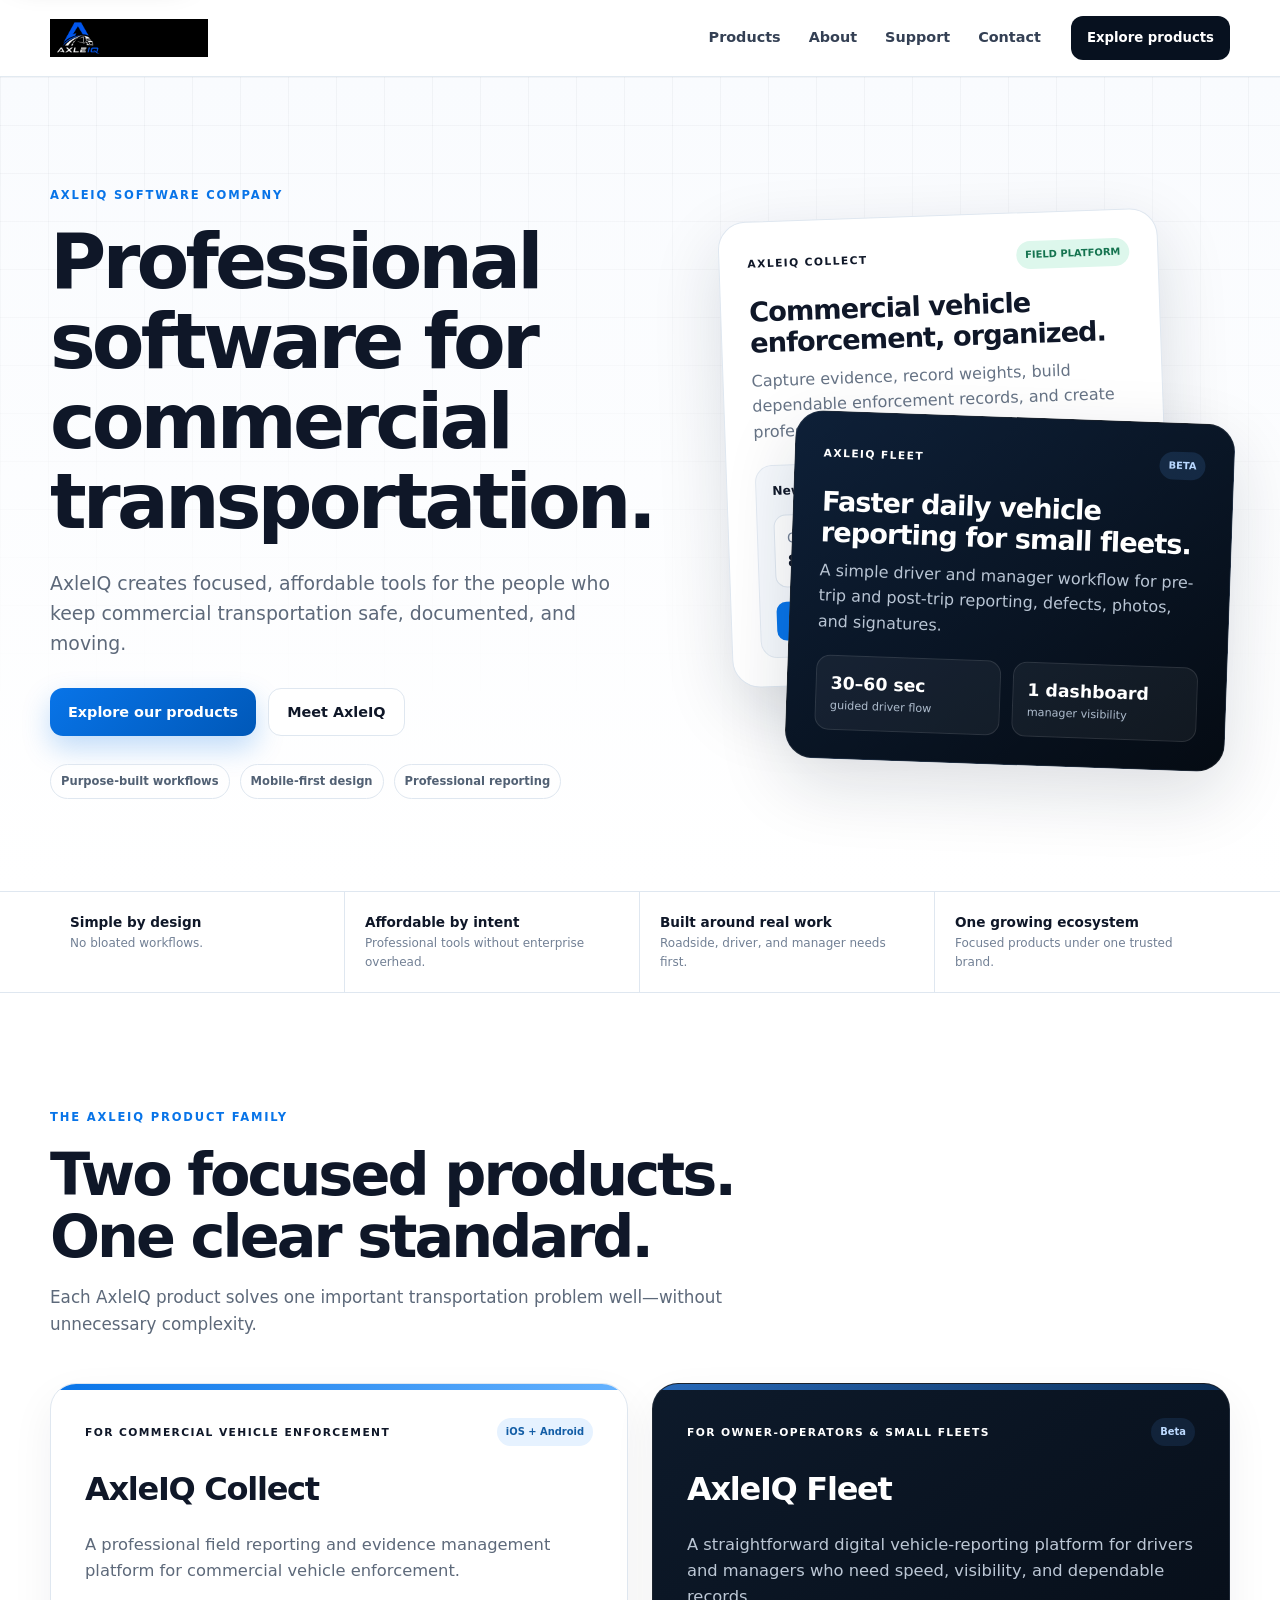
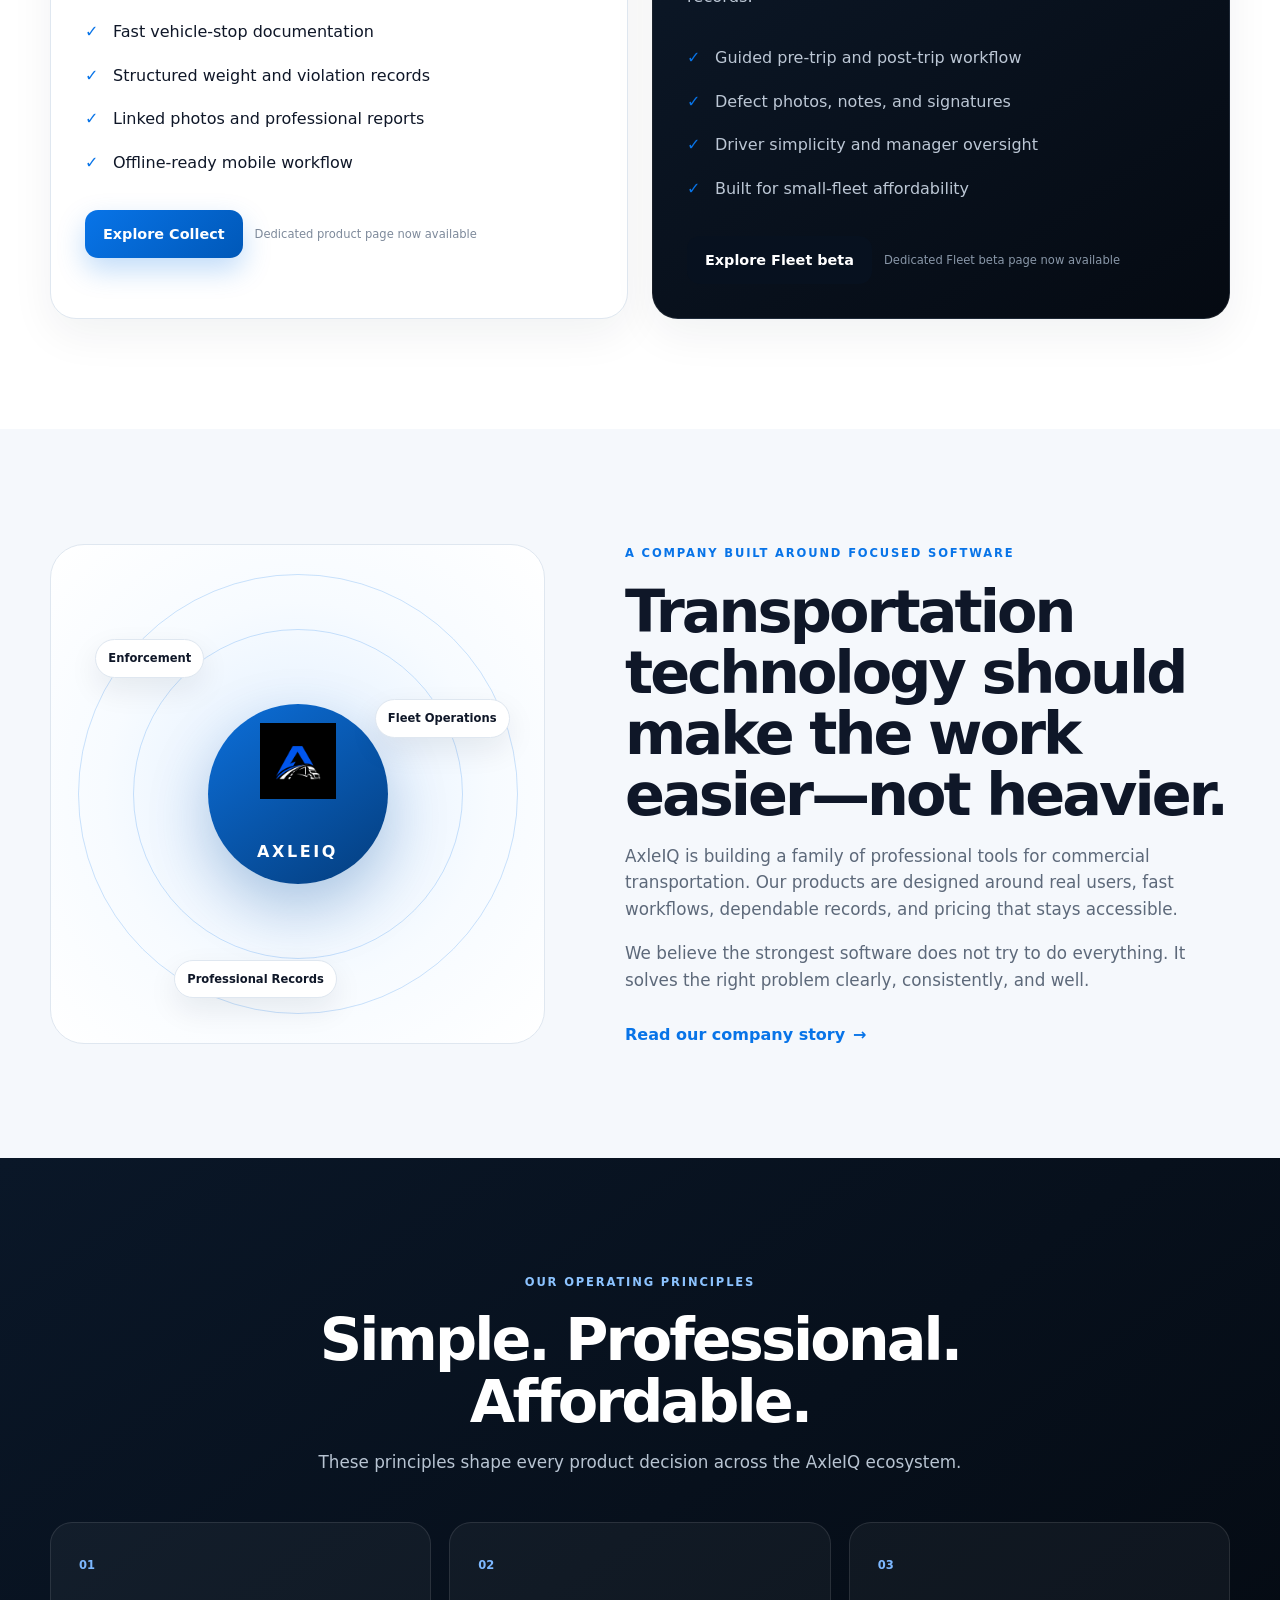
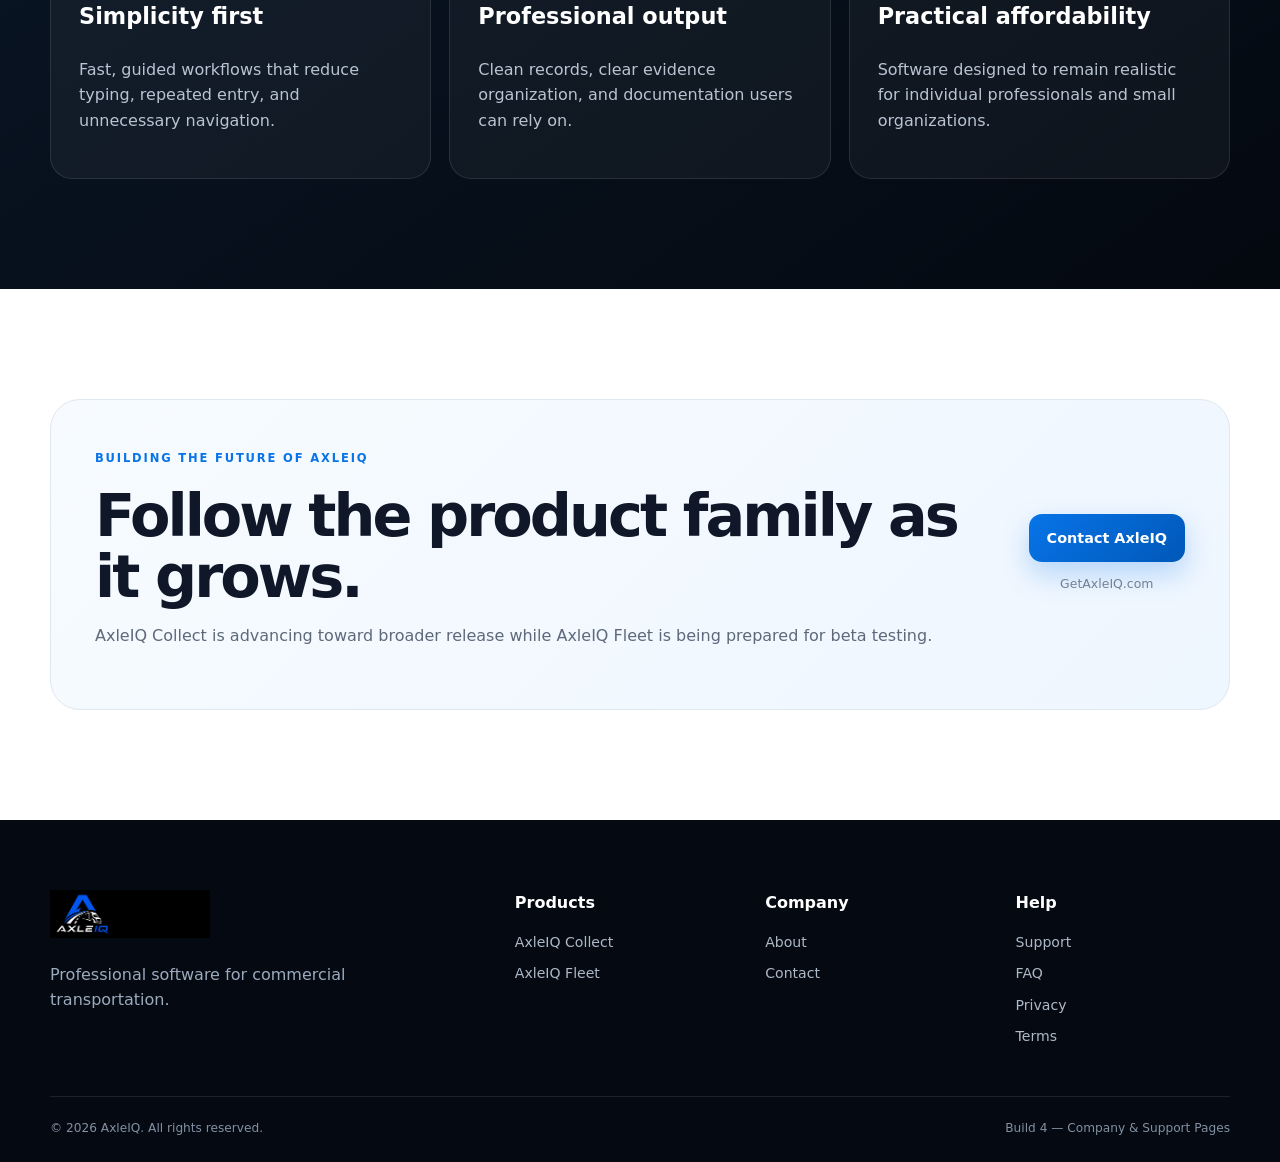
<file: index.html>
<!DOCTYPE html>

<html lang="en">
<head>
<meta charset="utf-8"/>
<meta content="width=device-width, initial-scale=1" name="viewport"/>
<meta content="AxleIQ builds simple, professional software for commercial transportation, including AxleIQ Collect and AxleIQ Fleet." name="description"/>
<meta content="#07111f" name="theme-color"/>
<meta content="AxleIQ | Professional software for commercial transportation" property="og:title"/>
<meta content="Purpose-built software for commercial vehicle enforcement and fleet operations." property="og:description"/>
<title>AxleIQ | Professional Software for Commercial Transportation</title>
<link href="assets/favicon.ico" rel="icon"/>
<link href="assets/axleiq-icon-180.png" rel="apple-touch-icon"/>
<link href="styles.css" rel="stylesheet"/>
<link href="https://getaxleiq.com/" rel="canonical"/><meta content="website" property="og:type"/><meta content="https://getaxleiq.com/" property="og:url"/><meta content="https://getaxleiq.com/assets/axleiq-icon-192.png" property="og:image"/><meta content="index,follow" name="robots"/><link href="site.webmanifest" rel="manifest"/></head>
<body><a class="skip-link" href="#main-content">Skip to content</a>
<header class="site-header">
<div class="container nav-wrap">
<a aria-label="AxleIQ home" class="brand" href="index.html">
<img alt="AxleIQ" src="assets/axleiq-logo-header-dark.png"/>
</a>
<nav aria-label="Primary navigation" class="desktop-nav">
<a href="#products">Products</a>
<a href="about/">About</a>
<a href="support/">Support</a>
<a href="contact/">Contact</a>
</nav>
<a class="nav-cta" href="#products">Explore products</a>
<button aria-controls="mobile-menu" aria-expanded="false" aria-label="Open navigation" class="menu-toggle">
<span></span><span></span><span></span>
</button>
</div>
<nav aria-label="Mobile navigation" class="mobile-menu" id="mobile-menu">
<a href="#products">Products</a>
<a href="about/">About</a>
<a href="support/">Support</a>
<a href="contact/">Contact</a>
</nav>
</header>
<main id="main-content">
<section class="hero">
<div aria-hidden="true" class="hero-grid-lines"></div>
<div class="container hero-layout">
<div class="hero-copy reveal">
<span class="eyebrow">AXLEIQ SOFTWARE COMPANY</span>
<h1>Professional software for commercial transportation.</h1>
<p class="hero-lead">AxleIQ creates focused, affordable tools for the people who keep commercial transportation safe, documented, and moving.</p>
<div class="hero-actions">
<a class="button primary" href="#products">Explore our products</a>
<a class="button secondary" href="about/">Meet AxleIQ</a>
</div>
<div class="hero-proof">
<span>Purpose-built workflows</span>
<span>Mobile-first design</span>
<span>Professional reporting</span>
</div>
</div>
<div aria-label="AxleIQ product family" class="hero-product-stack reveal delay-1">
<article class="product-preview collect-preview">
<div class="preview-topline">
<span class="preview-label">AXLEIQ COLLECT</span>
<span class="status-pill live">FIELD PLATFORM</span>
</div>
<h2>Commercial vehicle enforcement, organized.</h2>
<p>Capture evidence, record weights, build dependable enforcement records, and create professional reports.</p>
<div class="mini-ui">
<div class="mini-toolbar"><strong>New Vehicle Stop</strong><span>Saved</span></div>
<div class="mini-grid"><div><small>Gross Weight</small><strong>82,460 lb</strong></div><div><small>Photos</small><strong>4 linked</strong></div></div>
<div class="mini-action">Generate Report</div>
</div>
</article>
<article class="product-preview fleet-preview">
<div class="preview-topline">
<span class="preview-label">AXLEIQ FLEET</span>
<span class="status-pill beta">BETA</span>
</div>
<h2>Faster daily vehicle reporting for small fleets.</h2>
<p>A simple driver and manager workflow for pre-trip and post-trip reporting, defects, photos, and signatures.</p>
<div class="fleet-metrics">
<div><strong>30–60 sec</strong><span>guided driver flow</span></div>
<div><strong>1 dashboard</strong><span>manager visibility</span></div>
</div>
</article>
</div>
</div>
</section>
<section aria-label="AxleIQ principles" class="company-strip">
<div class="container strip-grid">
<div><strong>Simple by design</strong><span>No bloated workflows.</span></div>
<div><strong>Affordable by intent</strong><span>Professional tools without enterprise overhead.</span></div>
<div><strong>Built around real work</strong><span>Roadside, driver, and manager needs first.</span></div>
<div><strong>One growing ecosystem</strong><span>Focused products under one trusted brand.</span></div>
</div>
</section>
<section class="section products-section" id="products">
<div class="container">
<div class="section-heading reveal">
<span class="eyebrow">THE AXLEIQ PRODUCT FAMILY</span>
<h2>Two focused products. One clear standard.</h2>
<p>Each AxleIQ product solves one important transportation problem well—without unnecessary complexity.</p>
</div>
<div class="product-grid">
<article class="product-card collect-card reveal">
<div class="card-accent"></div>
<div class="product-card-head">
<span class="product-kicker">FOR COMMERCIAL VEHICLE ENFORCEMENT</span>
<span class="availability">iOS + Android</span>
</div>
<h3>AxleIQ Collect</h3>
<p class="product-summary">A professional field reporting and evidence management platform for commercial vehicle enforcement.</p>
<ul>
<li>Fast vehicle-stop documentation</li>
<li>Structured weight and violation records</li>
<li>Linked photos and professional reports</li>
<li>Offline-ready mobile workflow</li>
</ul>
<div class="card-actions">
<a class="button primary" href="collect/">Explore Collect</a>
<span class="quiet-note">Dedicated product page now available</span>
</div>
</article>
<article class="product-card fleet-card reveal delay-1">
<div class="card-accent"></div>
<div class="product-card-head">
<span class="product-kicker">FOR OWNER-OPERATORS &amp; SMALL FLEETS</span>
<span class="availability beta-tag">Beta</span>
</div>
<h3>AxleIQ Fleet</h3>
<p class="product-summary">A straightforward digital vehicle-reporting platform for drivers and managers who need speed, visibility, and dependable records.</p>
<ul>
<li>Guided pre-trip and post-trip workflow</li>
<li>Defect photos, notes, and signatures</li>
<li>Driver simplicity and manager oversight</li>
<li>Built for small-fleet affordability</li>
</ul>
<div class="card-actions">
<a class="button dark" href="fleet/">Explore Fleet beta</a>
<span class="quiet-note">Dedicated Fleet beta page now available</span>
</div>
</article>
</div>
</div>
</section>
<section class="section company-section" id="company">
<div class="container company-layout">
<div aria-hidden="true" class="company-visual reveal">
<div class="orbit orbit-one"></div>
<div class="orbit orbit-two"></div>
<div class="company-core">
<img alt="" src="assets/axleiq-icon-192.png"/>
<span>AXLEIQ</span>
</div>
<div class="orbit-label label-one">Enforcement</div>
<div class="orbit-label label-two">Fleet Operations</div>
<div class="orbit-label label-three">Professional Records</div>
</div>
<div class="company-copy reveal delay-1">
<span class="eyebrow">A COMPANY BUILT AROUND FOCUSED SOFTWARE</span>
<h2>Transportation technology should make the work easier—not heavier.</h2>
<p>AxleIQ is building a family of professional tools for commercial transportation. Our products are designed around real users, fast workflows, dependable records, and pricing that stays accessible.</p>
<p>We believe the strongest software does not try to do everything. It solves the right problem clearly, consistently, and well.</p>
<a class="text-link" href="about/">Read our company story <span>→</span></a>
</div>
</div>
</section>
<section class="section values-section" id="why-axleiq">
<div class="container">
<div class="section-heading centered reveal">
<span class="eyebrow light">OUR OPERATING PRINCIPLES</span>
<h2>Simple. Professional. Affordable.</h2>
<p>These principles shape every product decision across the AxleIQ ecosystem.</p>
</div>
<div class="value-grid">
<article class="value-card reveal"><span>01</span><h3>Simplicity first</h3><p>Fast, guided workflows that reduce typing, repeated entry, and unnecessary navigation.</p></article>
<article class="value-card reveal delay-1"><span>02</span><h3>Professional output</h3><p>Clean records, clear evidence organization, and documentation users can rely on.</p></article>
<article class="value-card reveal delay-2"><span>03</span><h3>Practical affordability</h3><p>Software designed to remain realistic for individual professionals and small organizations.</p></article>
</div>
</div>
</section>
<section class="section contact-section" id="contact">
<div class="container contact-card reveal">
<div>
<span class="eyebrow">BUILDING THE FUTURE OF AXLEIQ</span>
<h2>Follow the product family as it grows.</h2>
<p>AxleIQ Collect is advancing toward broader release while AxleIQ Fleet is being prepared for beta testing.</p>
</div>
<div class="contact-actions">
<a class="button primary" href="contact/">Contact AxleIQ</a>
<span>GetAxleIQ.com</span>
</div>
</div>
</section>
<span class="anchor-target" id="fleet-coming-soon"></span>
</main>
<footer class="site-footer">
<div class="container footer-grid">
<div class="footer-brand">
<img alt="AxleIQ" src="assets/axleiq-logo-footer-dark.png"/>
<p>Professional software for commercial transportation.</p>
</div>
<div class="footer-column"><strong>Products</strong><a href="collect/">AxleIQ Collect</a><a href="fleet/">AxleIQ Fleet</a></div>
<div class="footer-column"><strong>Company</strong><a href="about/">About</a><a href="contact/">Contact</a></div>
<div class="footer-column"><strong>Help</strong><a href="support/">Support</a><a href="support/#faq">FAQ</a><a href="privacy/">Privacy</a><a href="terms/">Terms</a></div>
</div>
<div class="container footer-bottom"><span>© <span id="year">Production Candidate — Build 5</span> AxleIQ. All rights reserved.</span><span>Build 4 — Company &amp; Support Pages</span></div>
</footer>
<script src="script.js"></script>
</body>
</html>
</file>
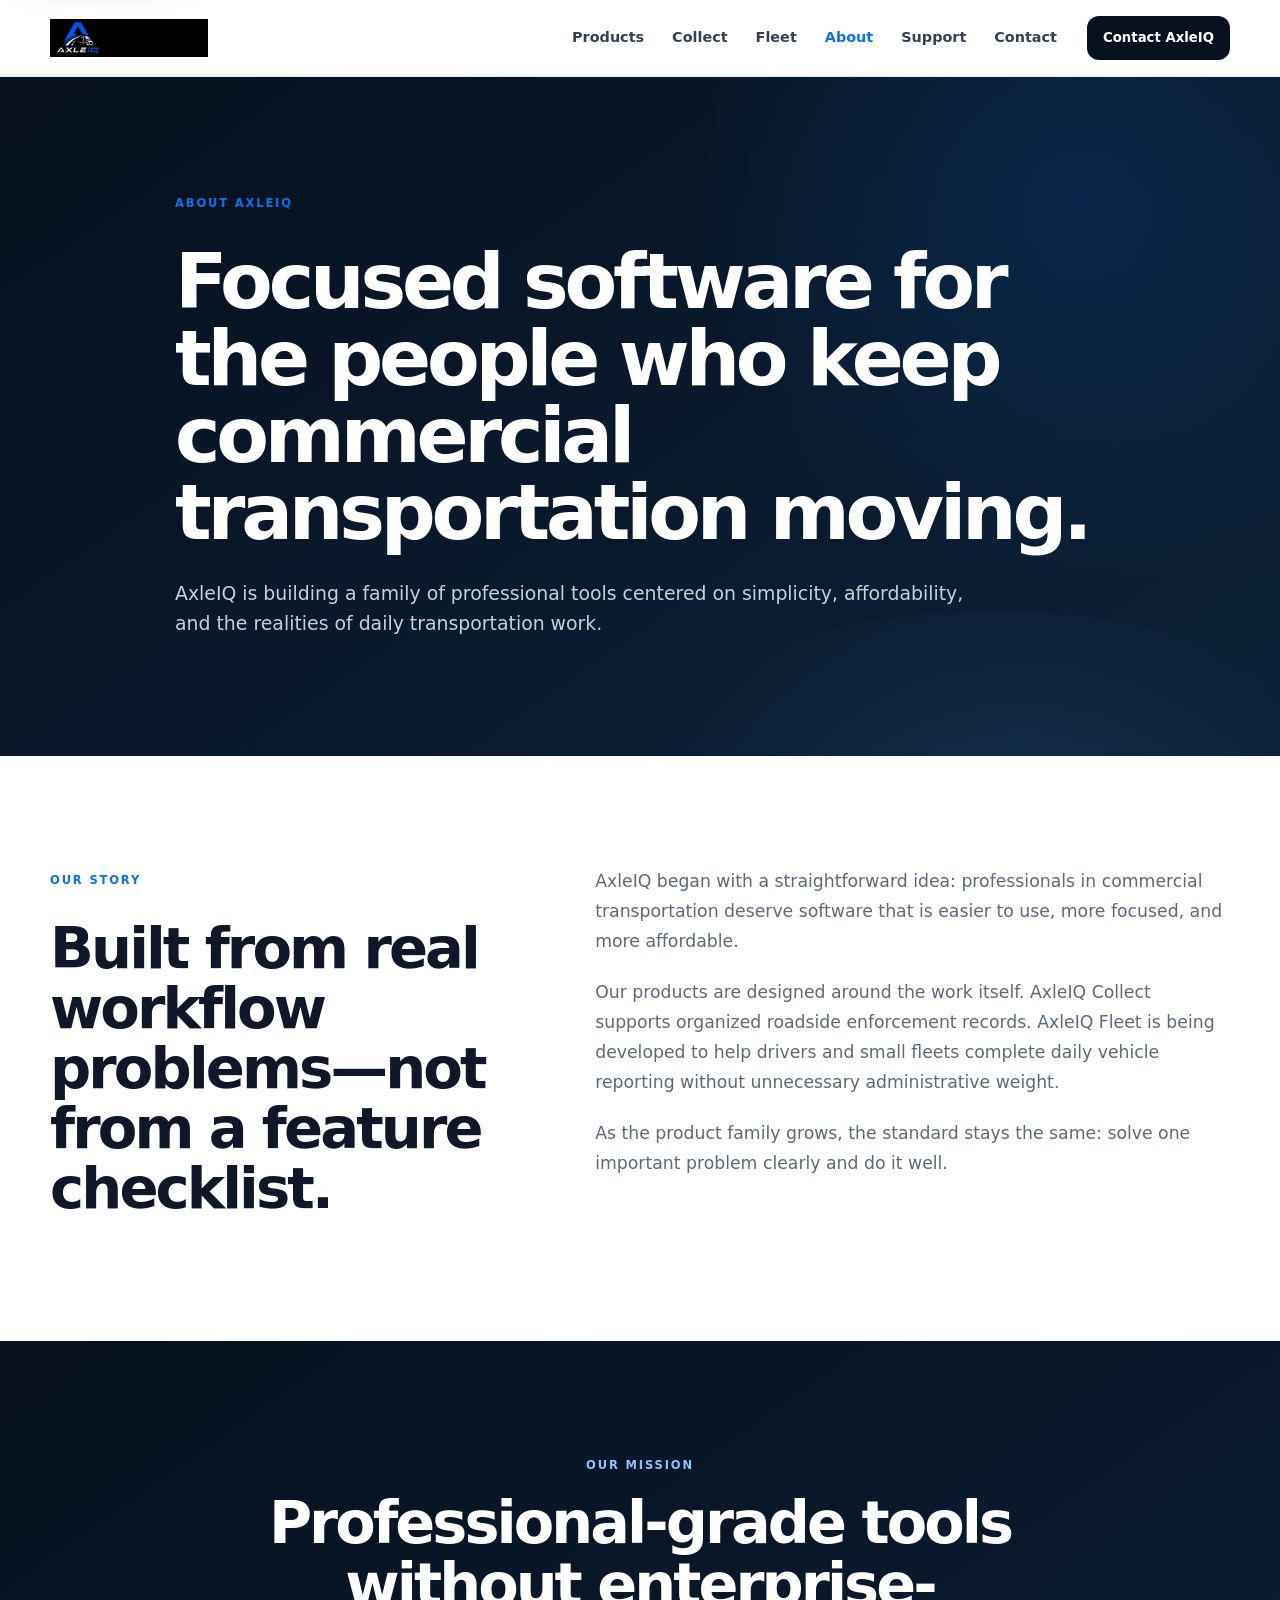
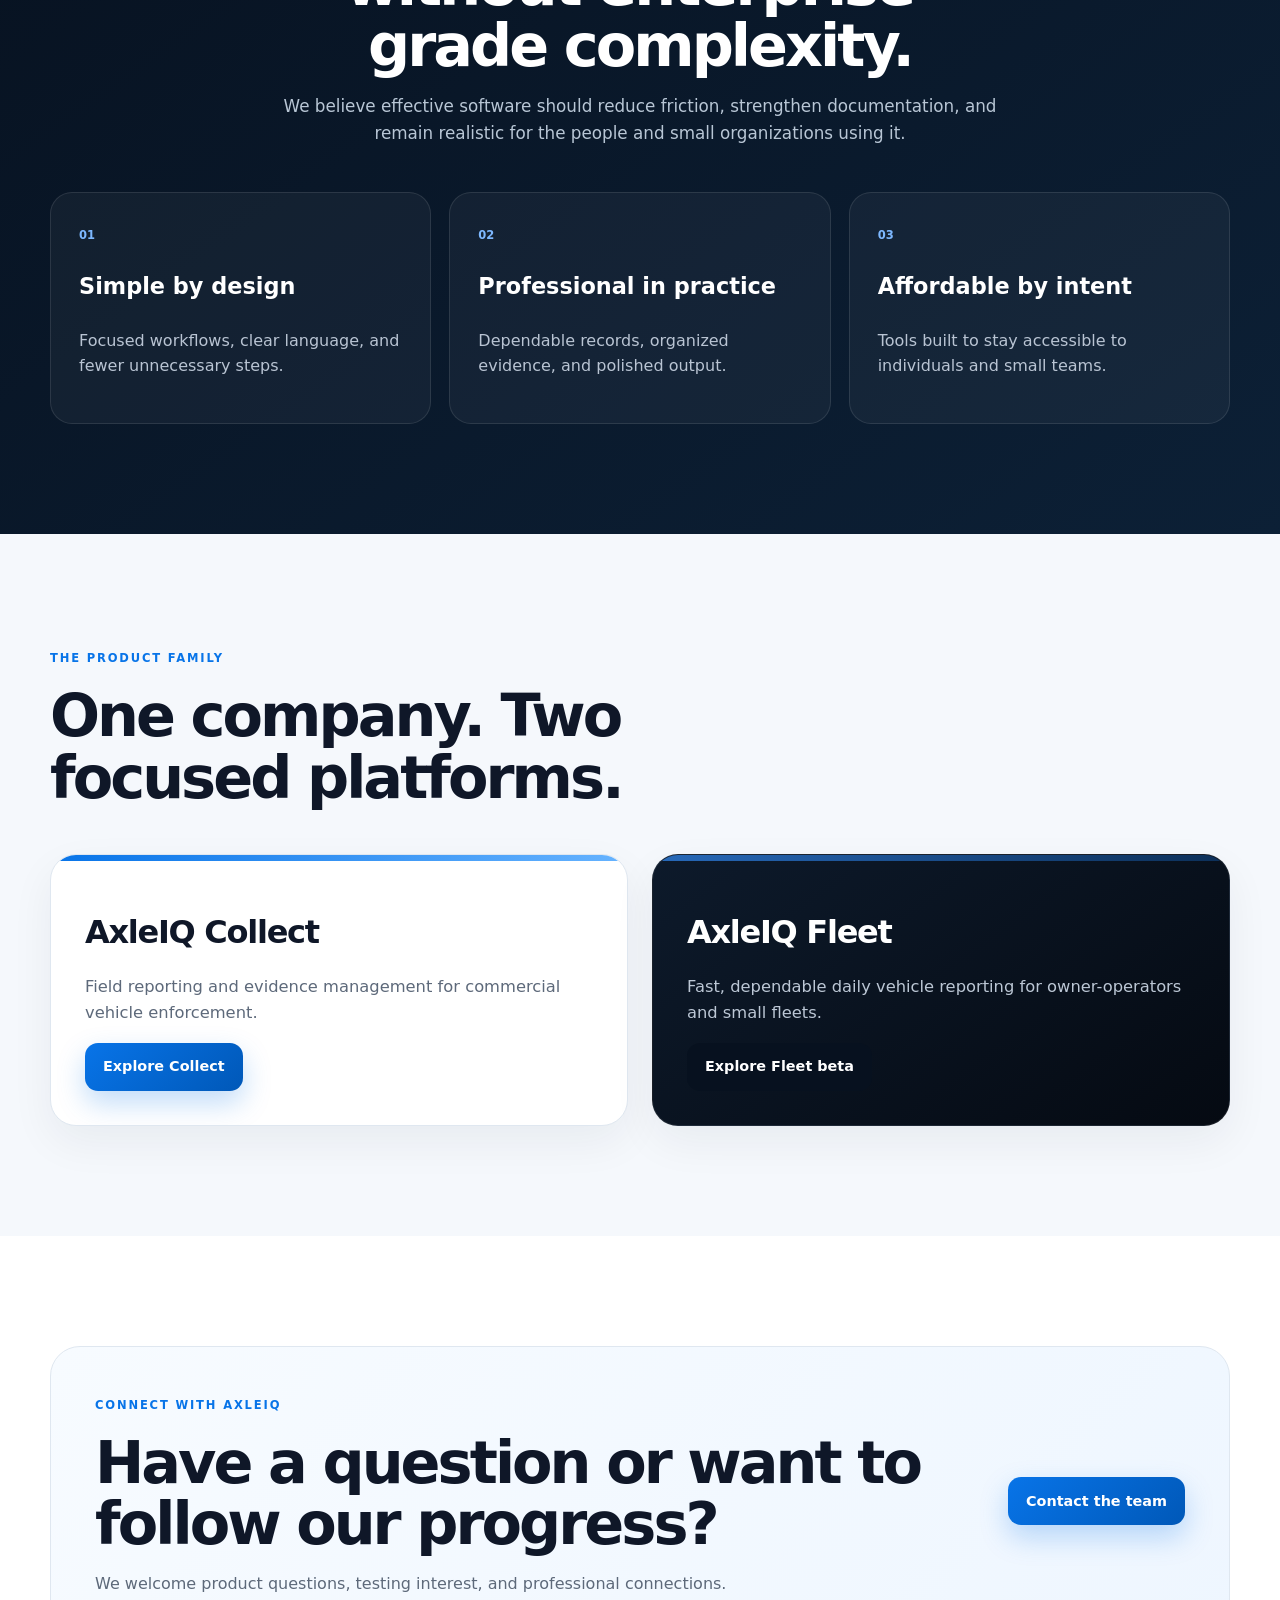
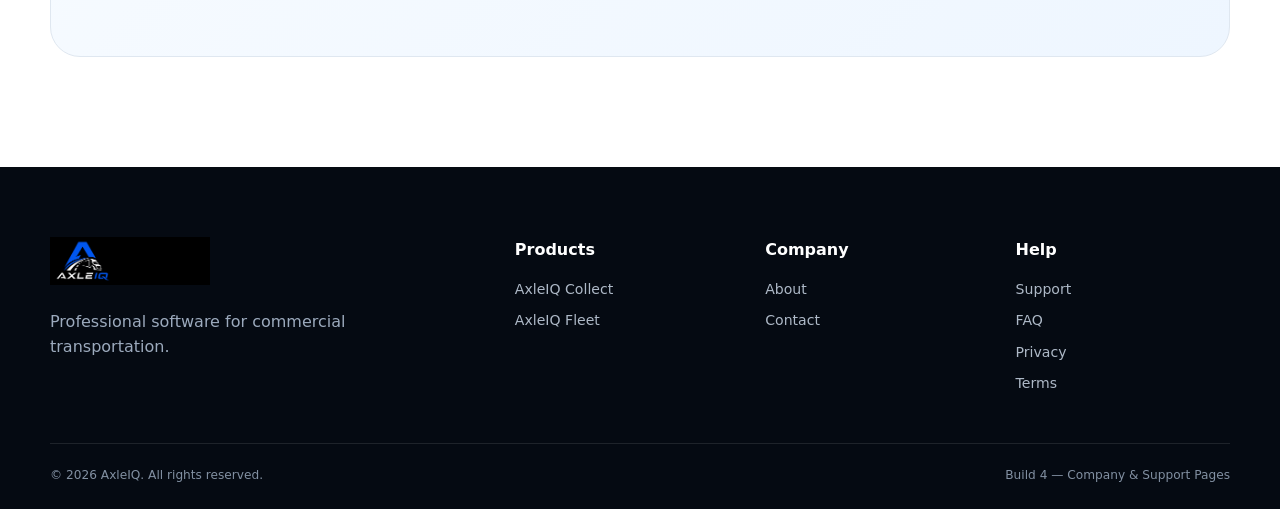
<file: about/index.html>
<!DOCTYPE html>
<html lang="en"><head><meta charset="utf-8"/><meta content="width=device-width, initial-scale=1" name="viewport"/><meta content="Learn about AxleIQ, its mission, operating principles, and growing family of commercial transportation software." name="description"/><meta content="#07111f" name="theme-color"/><title>About AxleIQ | Professional Software for Commercial Transportation</title><link href="../assets/favicon.ico" rel="icon"/><link href="../assets/axleiq-icon-180.png" rel="apple-touch-icon"/><link href="../styles.css" rel="stylesheet"/><link href="https://getaxleiq.com/about/" rel="canonical"/><meta content="website" property="og:type"/><meta content="https://getaxleiq.com/about/" property="og:url"/><meta content="https://getaxleiq.com/assets/axleiq-icon-192.png" property="og:image"/><meta content="index,follow" name="robots"/><link href="../site.webmanifest" rel="manifest"/></head><body class="info-page"><a class="skip-link" href="#main-content">Skip to content</a><header class="site-header">
<div class="container nav-wrap">
<a aria-label="AxleIQ home" class="brand" href="../"><img alt="AxleIQ" src="../assets/axleiq-logo-header-dark.png"/></a>
<nav aria-label="Primary navigation" class="desktop-nav">
<a href="../#products">Products</a><a href="../collect/">Collect</a><a href="../fleet/">Fleet</a>
<a class="active" href="../about/">About</a><a href="../support/">Support</a><a href="../contact/">Contact</a>
</nav>
<a class="nav-cta" href="../contact/">Contact AxleIQ</a>
<button aria-controls="mobile-menu" aria-expanded="false" aria-label="Open navigation" class="menu-toggle"><span></span><span></span><span></span></button>
</div>
<nav aria-label="Mobile navigation" class="mobile-menu" id="mobile-menu">
<a href="../#products">Products</a><a href="../collect/">Collect</a><a href="../fleet/">Fleet</a><a href="../about/">About</a><a href="../support/">Support</a><a href="../contact/">Contact</a>
</nav>
</header><main id="main-content">
<section class="info-hero"><div class="container narrow reveal"><span class="eyebrow">ABOUT AXLEIQ</span><h1>Focused software for the people who keep commercial transportation moving.</h1><p class="hero-lead">AxleIQ is building a family of professional tools centered on simplicity, affordability, and the realities of daily transportation work.</p></div></section>
<section class="section story-section"><div class="container story-grid"><div class="reveal"><span class="eyebrow">OUR STORY</span><h2>Built from real workflow problems—not from a feature checklist.</h2></div><div class="story-copy reveal delay-1"><p>AxleIQ began with a straightforward idea: professionals in commercial transportation deserve software that is easier to use, more focused, and more affordable.</p><p>Our products are designed around the work itself. AxleIQ Collect supports organized roadside enforcement records. AxleIQ Fleet is being developed to help drivers and small fleets complete daily vehicle reporting without unnecessary administrative weight.</p><p>As the product family grows, the standard stays the same: solve one important problem clearly and do it well.</p></div></div></section>
<section class="section mission-section"><div class="container"><div class="section-heading centered reveal"><span class="eyebrow light">OUR MISSION</span><h2>Professional-grade tools without enterprise-grade complexity.</h2><p>We believe effective software should reduce friction, strengthen documentation, and remain realistic for the people and small organizations using it.</p></div><div class="value-grid"><article class="value-card reveal"><span>01</span><h3>Simple by design</h3><p>Focused workflows, clear language, and fewer unnecessary steps.</p></article><article class="value-card reveal delay-1"><span>02</span><h3>Professional in practice</h3><p>Dependable records, organized evidence, and polished output.</p></article><article class="value-card reveal delay-2"><span>03</span><h3>Affordable by intent</h3><p>Tools built to stay accessible to individuals and small teams.</p></article></div></div></section>
<section class="section company-products"><div class="container"><div class="section-heading reveal"><span class="eyebrow">THE PRODUCT FAMILY</span><h2>One company. Two focused platforms.</h2></div><div class="product-grid"><article class="product-card collect-card reveal"><div class="card-accent"></div><h3>AxleIQ Collect</h3><p class="product-summary">Field reporting and evidence management for commercial vehicle enforcement.</p><a class="button primary" href="../collect/">Explore Collect</a></article><article class="product-card fleet-card reveal delay-1"><div class="card-accent"></div><h3>AxleIQ Fleet</h3><p class="product-summary">Fast, dependable daily vehicle reporting for owner-operators and small fleets.</p><a class="button dark" href="../fleet/">Explore Fleet beta</a></article></div></div></section>
<section class="section contact-section"><div class="container contact-card reveal"><div><span class="eyebrow">CONNECT WITH AXLEIQ</span><h2>Have a question or want to follow our progress?</h2><p>We welcome product questions, testing interest, and professional connections.</p></div><div class="contact-actions"><a class="button primary" href="../contact/">Contact the team</a></div></div></section></main><footer class="site-footer">
<div class="container footer-grid">
<div class="footer-brand"><img alt="AxleIQ" src="../assets/axleiq-logo-footer-dark.png"/><p>Professional software for commercial transportation.</p></div>
<div class="footer-column"><strong>Products</strong><a href="../collect/">AxleIQ Collect</a><a href="../fleet/">AxleIQ Fleet</a></div>
<div class="footer-column"><strong>Company</strong><a href="../about/">About</a><a href="../contact/">Contact</a></div>
<div class="footer-column"><strong>Help</strong><a href="../support/">Support</a><a href="../support/#faq">FAQ</a><a href="../privacy/">Privacy</a><a href="../terms/">Terms</a></div>
</div>
<div class="container footer-bottom"><span>© <span id="year">Production Candidate — Build 5</span> AxleIQ. All rights reserved.</span><span>Build 4 — Company &amp; Support Pages</span></div>
</footer><script src="../script.js"></script></body></html>
</file>
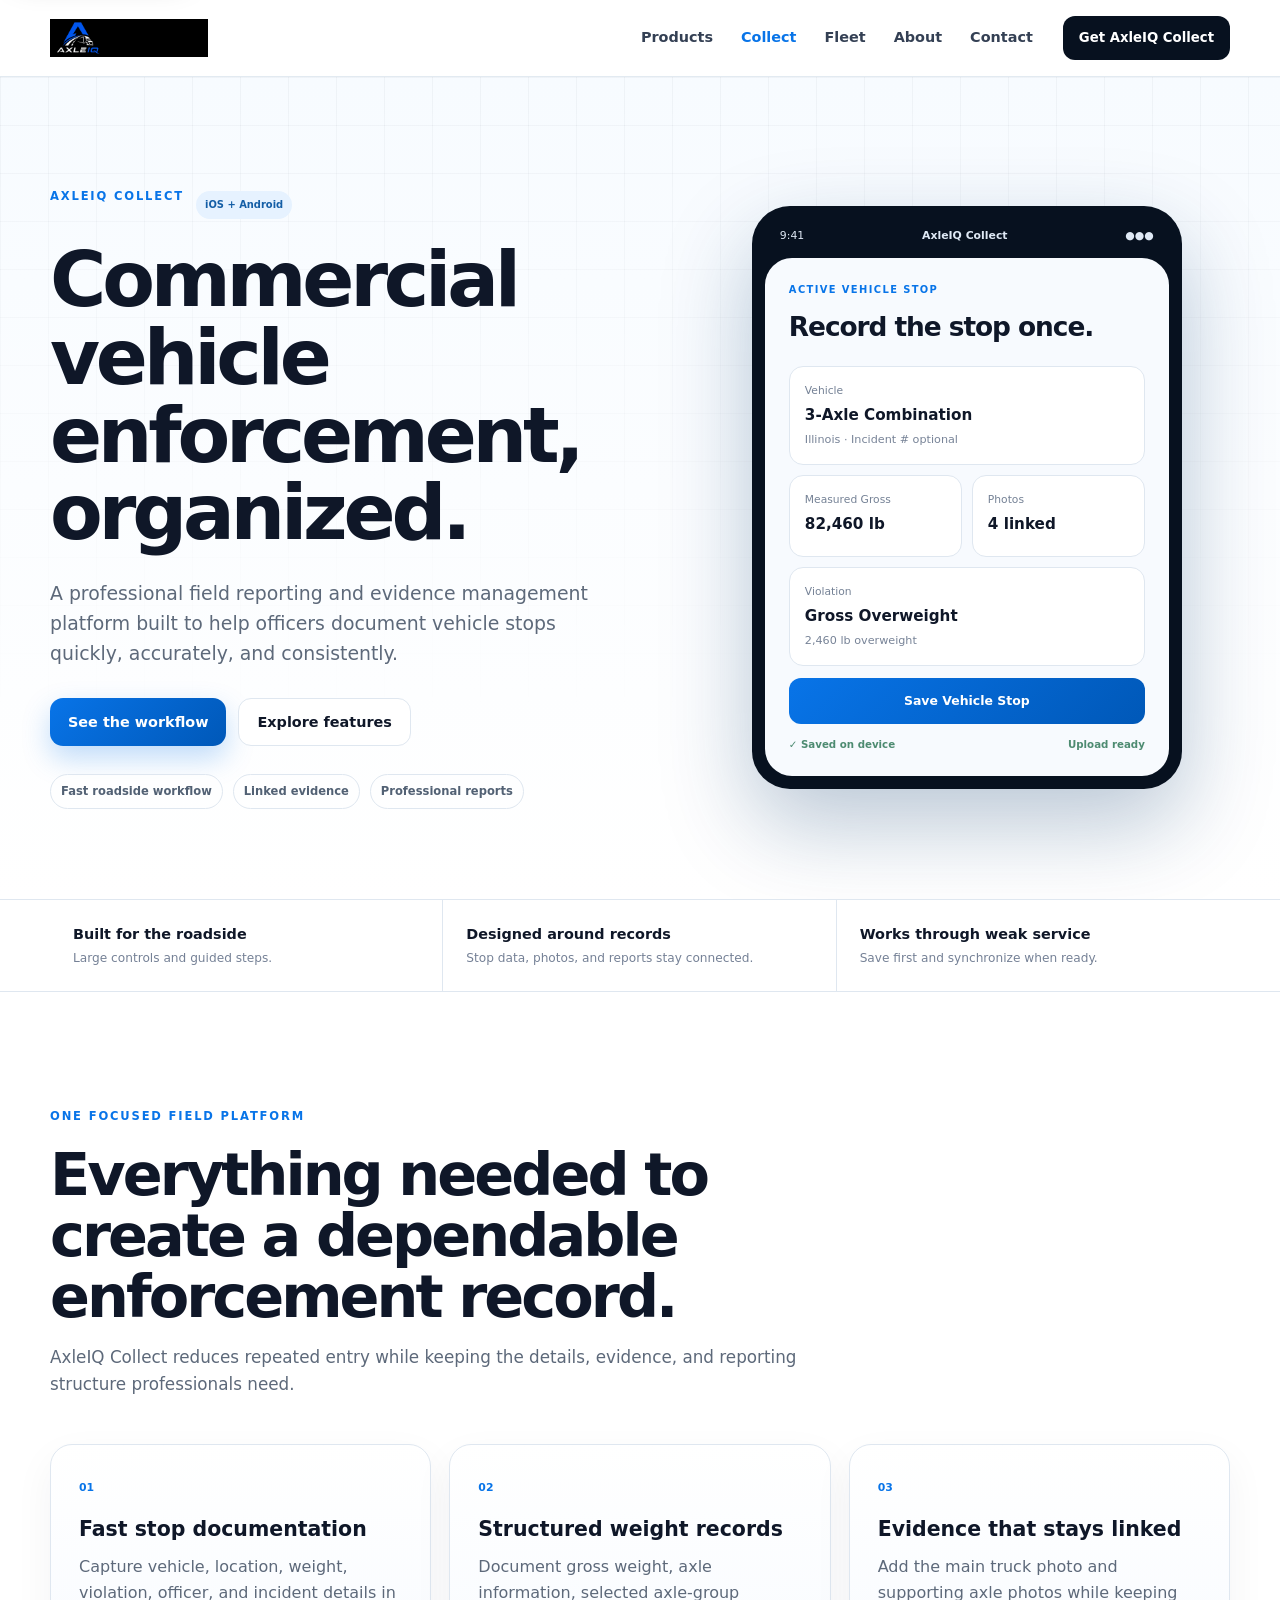
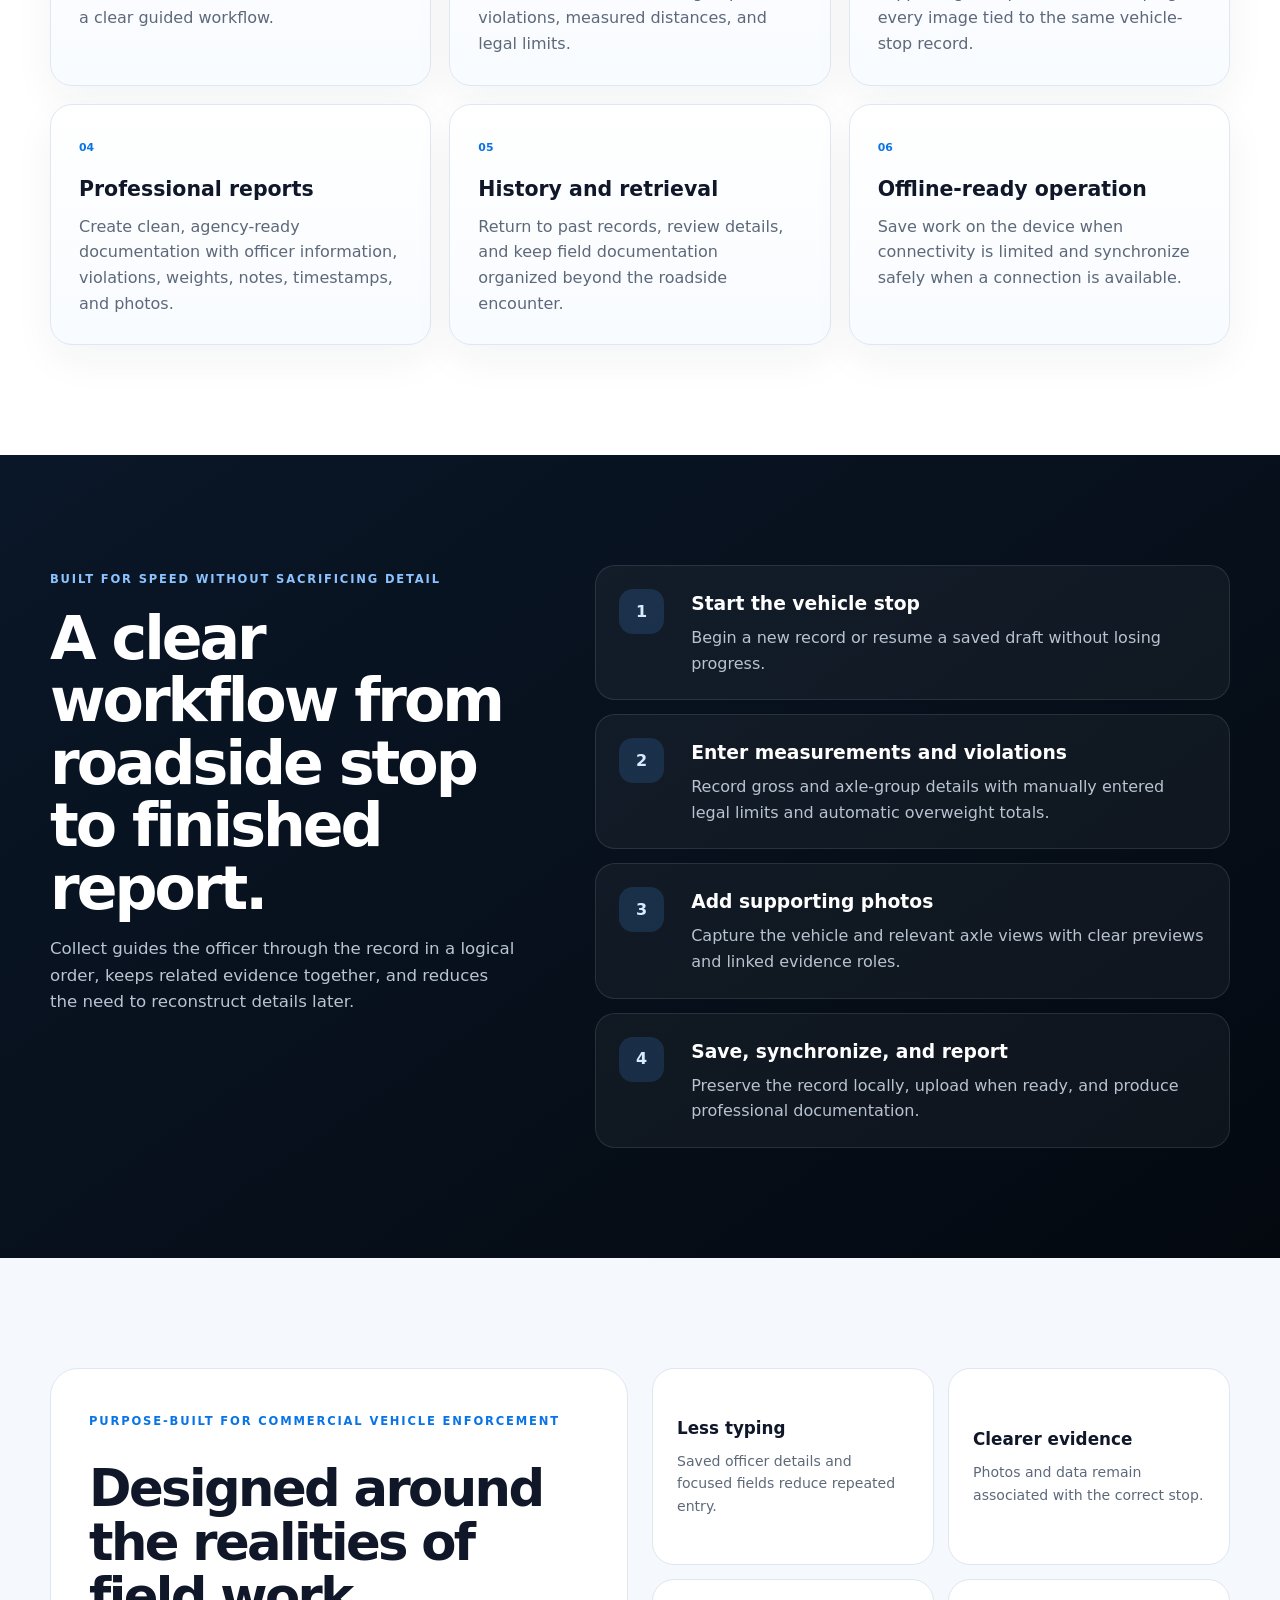
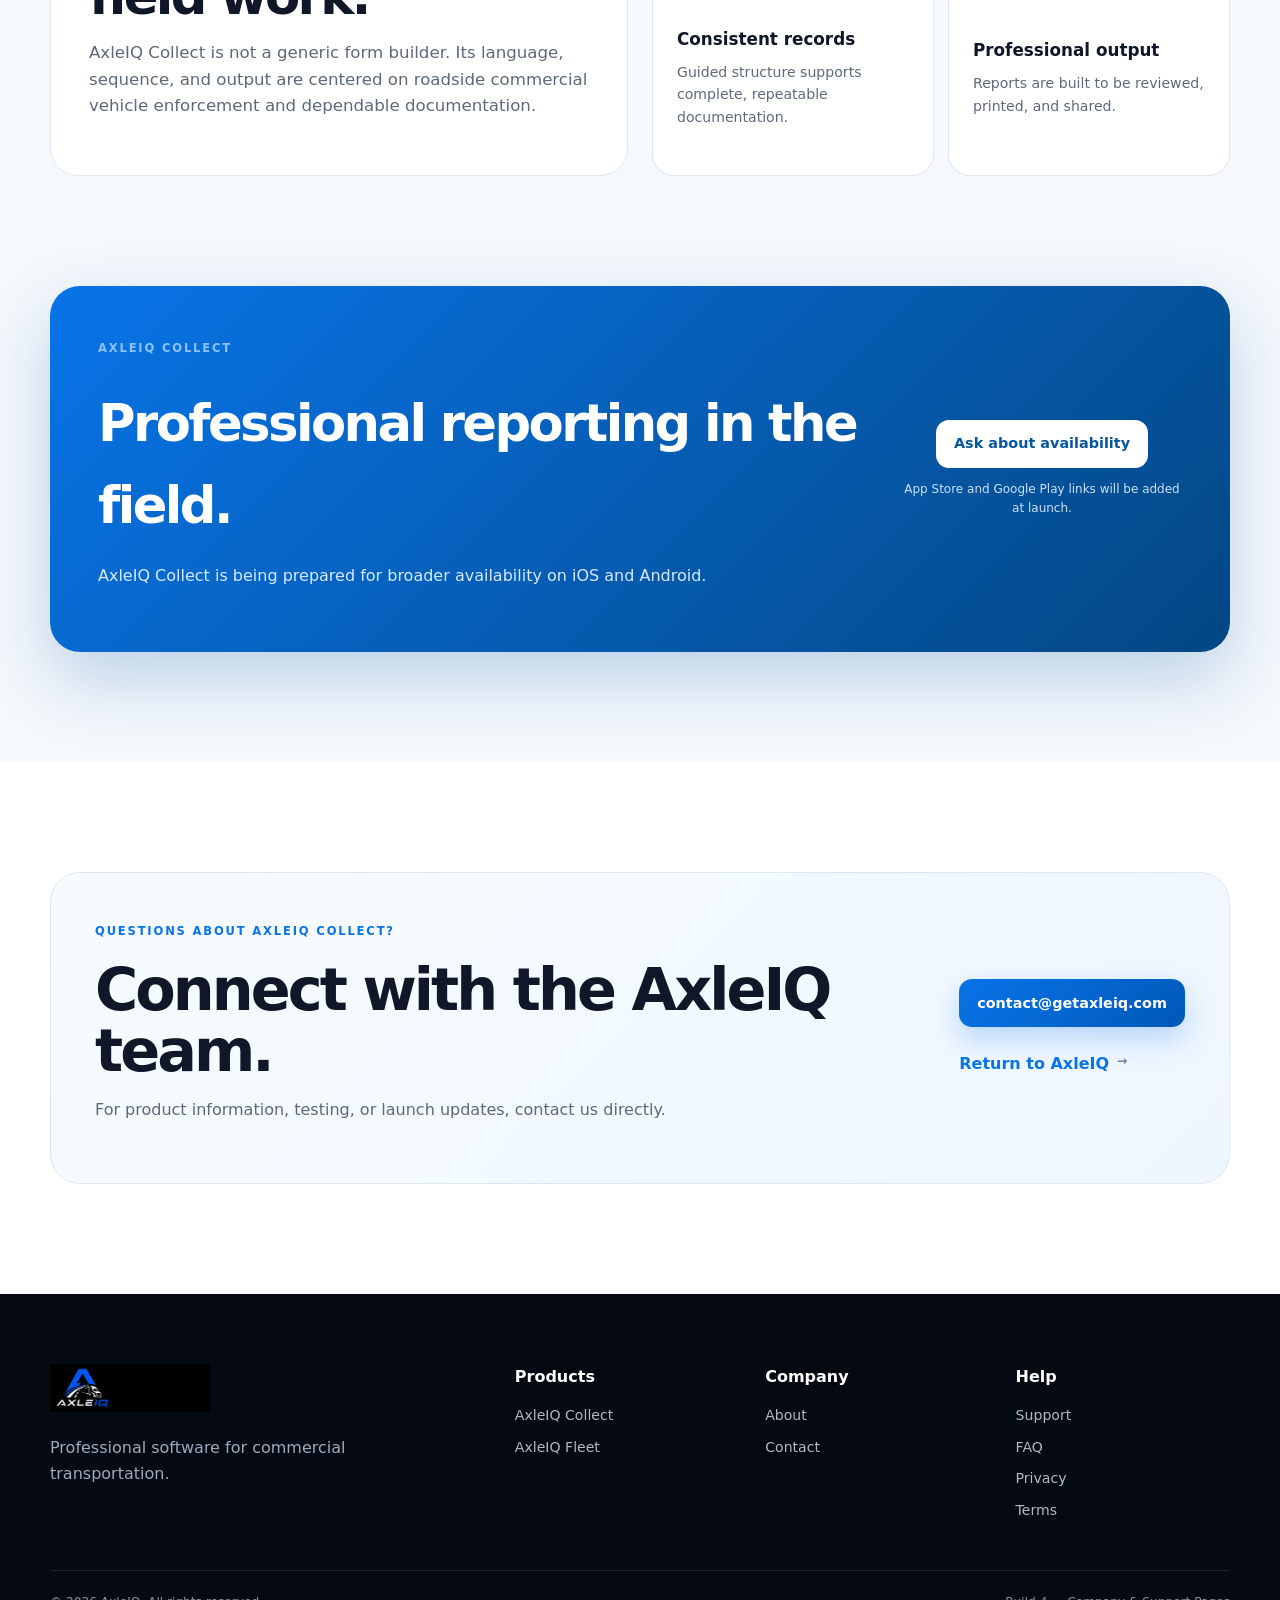
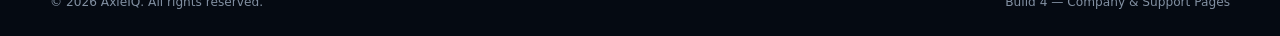
<file: collect/index.html>
<!DOCTYPE html>

<html lang="en">
<head>
<meta charset="utf-8"/>
<meta content="width=device-width, initial-scale=1" name="viewport"/>
<meta content="AxleIQ Collect is a professional field reporting and evidence management platform for commercial vehicle enforcement." name="description"/>
<meta content="#07111f" name="theme-color"/>
<meta content="AxleIQ Collect | Commercial Vehicle Enforcement Reporting" property="og:title"/>
<meta content="Document vehicle stops, organize evidence, record weights, and create professional enforcement reports from one focused mobile workflow." property="og:description"/>
<title>AxleIQ Collect | Professional Field Reporting</title>
<link href="../assets/favicon.ico" rel="icon"/>
<link href="../assets/axleiq-icon-180.png" rel="apple-touch-icon"/>
<link href="../styles.css" rel="stylesheet"/>
<link href="https://getaxleiq.com/collect/" rel="canonical"/><meta content="website" property="og:type"/><meta content="https://getaxleiq.com/collect/" property="og:url"/><meta content="https://getaxleiq.com/assets/axleiq-icon-192.png" property="og:image"/><meta content="index,follow" name="robots"/><link href="../site.webmanifest" rel="manifest"/></head>
<body class="product-page collect-page"><a class="skip-link" href="#main-content">Skip to content</a>
<header class="site-header">
<div class="container nav-wrap">
<a aria-label="AxleIQ home" class="brand" href="../"><img alt="AxleIQ" src="../assets/axleiq-logo-header-dark.png"/></a>
<nav aria-label="Primary navigation" class="desktop-nav">
<a href="../#products">Products</a>
<a class="active" href="./">Collect</a>
<a href="../fleet/">Fleet</a>
<a href="../about/">About</a>
<a href="../contact/">Contact</a>
</nav>
<a class="nav-cta" href="#availability">Get AxleIQ Collect</a>
<button aria-controls="mobile-menu" aria-expanded="false" aria-label="Open navigation" class="menu-toggle"><span></span><span></span><span></span></button>
</div>
<nav aria-label="Mobile navigation" class="mobile-menu" id="mobile-menu">
<a href="../#products">Products</a><a href="./">Collect</a><a href="../fleet/">Fleet</a><a href="../about/">About</a><a href="../contact/">Contact</a>
</nav>
</header>
<main id="main-content">
<section class="product-hero collect-hero">
<div aria-hidden="true" class="hero-grid-lines"></div>
<div class="container product-hero-layout">
<div class="product-hero-copy reveal">
<div class="product-badge-row"><span class="eyebrow">AXLEIQ COLLECT</span><span class="availability">iOS + Android</span></div>
<h1>Commercial vehicle enforcement, organized.</h1>
<p class="hero-lead">A professional field reporting and evidence management platform built to help officers document vehicle stops quickly, accurately, and consistently.</p>
<div class="hero-actions">
<a class="button primary" href="#workflow">See the workflow</a>
<a class="button secondary" href="#features">Explore features</a>
</div>
<div class="hero-proof"><span>Fast roadside workflow</span><span>Linked evidence</span><span>Professional reports</span></div>
</div>
<div aria-label="AxleIQ Collect workflow preview" class="collect-device reveal delay-1">
<div class="device-top"><span>9:41</span><strong>AxleIQ Collect</strong><span>●●●</span></div>
<div class="device-screen">
<div class="screen-kicker">ACTIVE VEHICLE STOP</div>
<h2>Record the stop once.</h2>
<div class="screen-card"><small>Vehicle</small><strong>3-Axle Combination</strong><span>Illinois · Incident # optional</span></div>
<div class="screen-grid"><div><small>Measured Gross</small><strong>82,460 lb</strong></div><div><small>Photos</small><strong>4 linked</strong></div></div>
<div class="screen-card compact"><small>Violation</small><strong>Gross Overweight</strong><span>2,460 lb overweight</span></div>
<div class="screen-button">Save Vehicle Stop</div>
<div class="screen-status"><span>✓ Saved on device</span><span>Upload ready</span></div>
</div>
</div>
</div>
</section>
<section class="product-trust-bar">
<div class="container trust-grid">
<div><strong>Built for the roadside</strong><span>Large controls and guided steps.</span></div>
<div><strong>Designed around records</strong><span>Stop data, photos, and reports stay connected.</span></div>
<div><strong>Works through weak service</strong><span>Save first and synchronize when ready.</span></div>
</div>
</section>
<section class="section feature-section" id="features">
<div class="container">
<div class="section-heading reveal"><span class="eyebrow">ONE FOCUSED FIELD PLATFORM</span><h2>Everything needed to create a dependable enforcement record.</h2><p>AxleIQ Collect reduces repeated entry while keeping the details, evidence, and reporting structure professionals need.</p></div>
<div class="feature-grid">
<article class="feature-card reveal"><span class="feature-number">01</span><h3>Fast stop documentation</h3><p>Capture vehicle, location, weight, violation, officer, and incident details in a clear guided workflow.</p></article>
<article class="feature-card reveal delay-1"><span class="feature-number">02</span><h3>Structured weight records</h3><p>Document gross weight, axle information, selected axle-group violations, measured distances, and legal limits.</p></article>
<article class="feature-card reveal delay-2"><span class="feature-number">03</span><h3>Evidence that stays linked</h3><p>Add the main truck photo and supporting axle photos while keeping every image tied to the same vehicle-stop record.</p></article>
<article class="feature-card reveal"><span class="feature-number">04</span><h3>Professional reports</h3><p>Create clean, agency-ready documentation with officer information, violations, weights, notes, timestamps, and photos.</p></article>
<article class="feature-card reveal delay-1"><span class="feature-number">05</span><h3>History and retrieval</h3><p>Return to past records, review details, and keep field documentation organized beyond the roadside encounter.</p></article>
<article class="feature-card reveal delay-2"><span class="feature-number">06</span><h3>Offline-ready operation</h3><p>Save work on the device when connectivity is limited and synchronize safely when a connection is available.</p></article>
</div>
</div>
</section>
<section class="section workflow-section" id="workflow">
<div class="container workflow-layout">
<div class="workflow-copy reveal"><span class="eyebrow light">BUILT FOR SPEED WITHOUT SACRIFICING DETAIL</span><h2>A clear workflow from roadside stop to finished report.</h2><p>Collect guides the officer through the record in a logical order, keeps related evidence together, and reduces the need to reconstruct details later.</p></div>
<div class="workflow-steps">
<article class="workflow-step reveal"><span>1</span><div><h3>Start the vehicle stop</h3><p>Begin a new record or resume a saved draft without losing progress.</p></div></article>
<article class="workflow-step reveal delay-1"><span>2</span><div><h3>Enter measurements and violations</h3><p>Record gross and axle-group details with manually entered legal limits and automatic overweight totals.</p></div></article>
<article class="workflow-step reveal delay-1"><span>3</span><div><h3>Add supporting photos</h3><p>Capture the vehicle and relevant axle views with clear previews and linked evidence roles.</p></div></article>
<article class="workflow-step reveal delay-2"><span>4</span><div><h3>Save, synchronize, and report</h3><p>Preserve the record locally, upload when ready, and produce professional documentation.</p></div></article>
</div>
</div>
</section>
<section class="section audience-section">
<div class="container audience-layout">
<div class="audience-panel reveal"><span class="eyebrow">PURPOSE-BUILT FOR COMMERCIAL VEHICLE ENFORCEMENT</span><h2>Designed around the realities of field work.</h2><p>AxleIQ Collect is not a generic form builder. Its language, sequence, and output are centered on roadside commercial vehicle enforcement and dependable documentation.</p></div>
<div class="audience-points reveal delay-1">
<div><strong>Less typing</strong><span>Saved officer details and focused fields reduce repeated entry.</span></div>
<div><strong>Clearer evidence</strong><span>Photos and data remain associated with the correct stop.</span></div>
<div><strong>Consistent records</strong><span>Guided structure supports complete, repeatable documentation.</span></div>
<div><strong>Professional output</strong><span>Reports are built to be reviewed, printed, and shared.</span></div>
</div>
</div>
</section>
<section class="section availability-section" id="availability">
<div class="container availability-card reveal">
<div><span class="eyebrow light">AXLEIQ COLLECT</span><h2>Professional reporting in the field.</h2><p>AxleIQ Collect is being prepared for broader availability on iOS and Android.</p></div>
<div class="store-actions"><a class="button light-button" href="mailto:contact@getaxleiq.com?subject=AxleIQ%20Collect%20Availability">Ask about availability</a><span>App Store and Google Play links will be added at launch.</span></div>
</div>
</section>
<section class="section contact-section" id="contact">
<div class="container contact-card reveal"><div><span class="eyebrow">QUESTIONS ABOUT AXLEIQ COLLECT?</span><h2>Connect with the AxleIQ team.</h2><p>For product information, testing, or launch updates, contact us directly.</p></div><div class="contact-actions"><a class="button primary" href="mailto:contact@getaxleiq.com">contact@getaxleiq.com</a><a class="text-link" href="../">Return to AxleIQ <span>→</span></a></div></div>
</section>
</main>
<footer class="site-footer">
<div class="container footer-grid">
<div class="footer-brand"><img alt="AxleIQ" src="../assets/axleiq-logo-footer-dark.png"/><p>Professional software for commercial transportation.</p></div>
<div class="footer-column"><strong>Products</strong><a href="./">AxleIQ Collect</a><a href="../fleet/">AxleIQ Fleet</a></div>
<div class="footer-column"><strong>Company</strong><a href="../about/">About</a><a href="../contact/">Contact</a></div>
<div class="footer-column"><strong>Help</strong><a href="../support/">Support</a><a href="../support/#faq">FAQ</a><a href="../privacy/">Privacy</a><a href="../terms/">Terms</a></div>
</div>
<div class="container footer-bottom"><span>© <span id="year">Production Candidate — Build 5</span> AxleIQ. All rights reserved.</span><span>Build 4 — Company &amp; Support Pages</span></div>
</footer>
<script src="../script.js"></script>
</body>
</html>
</file>
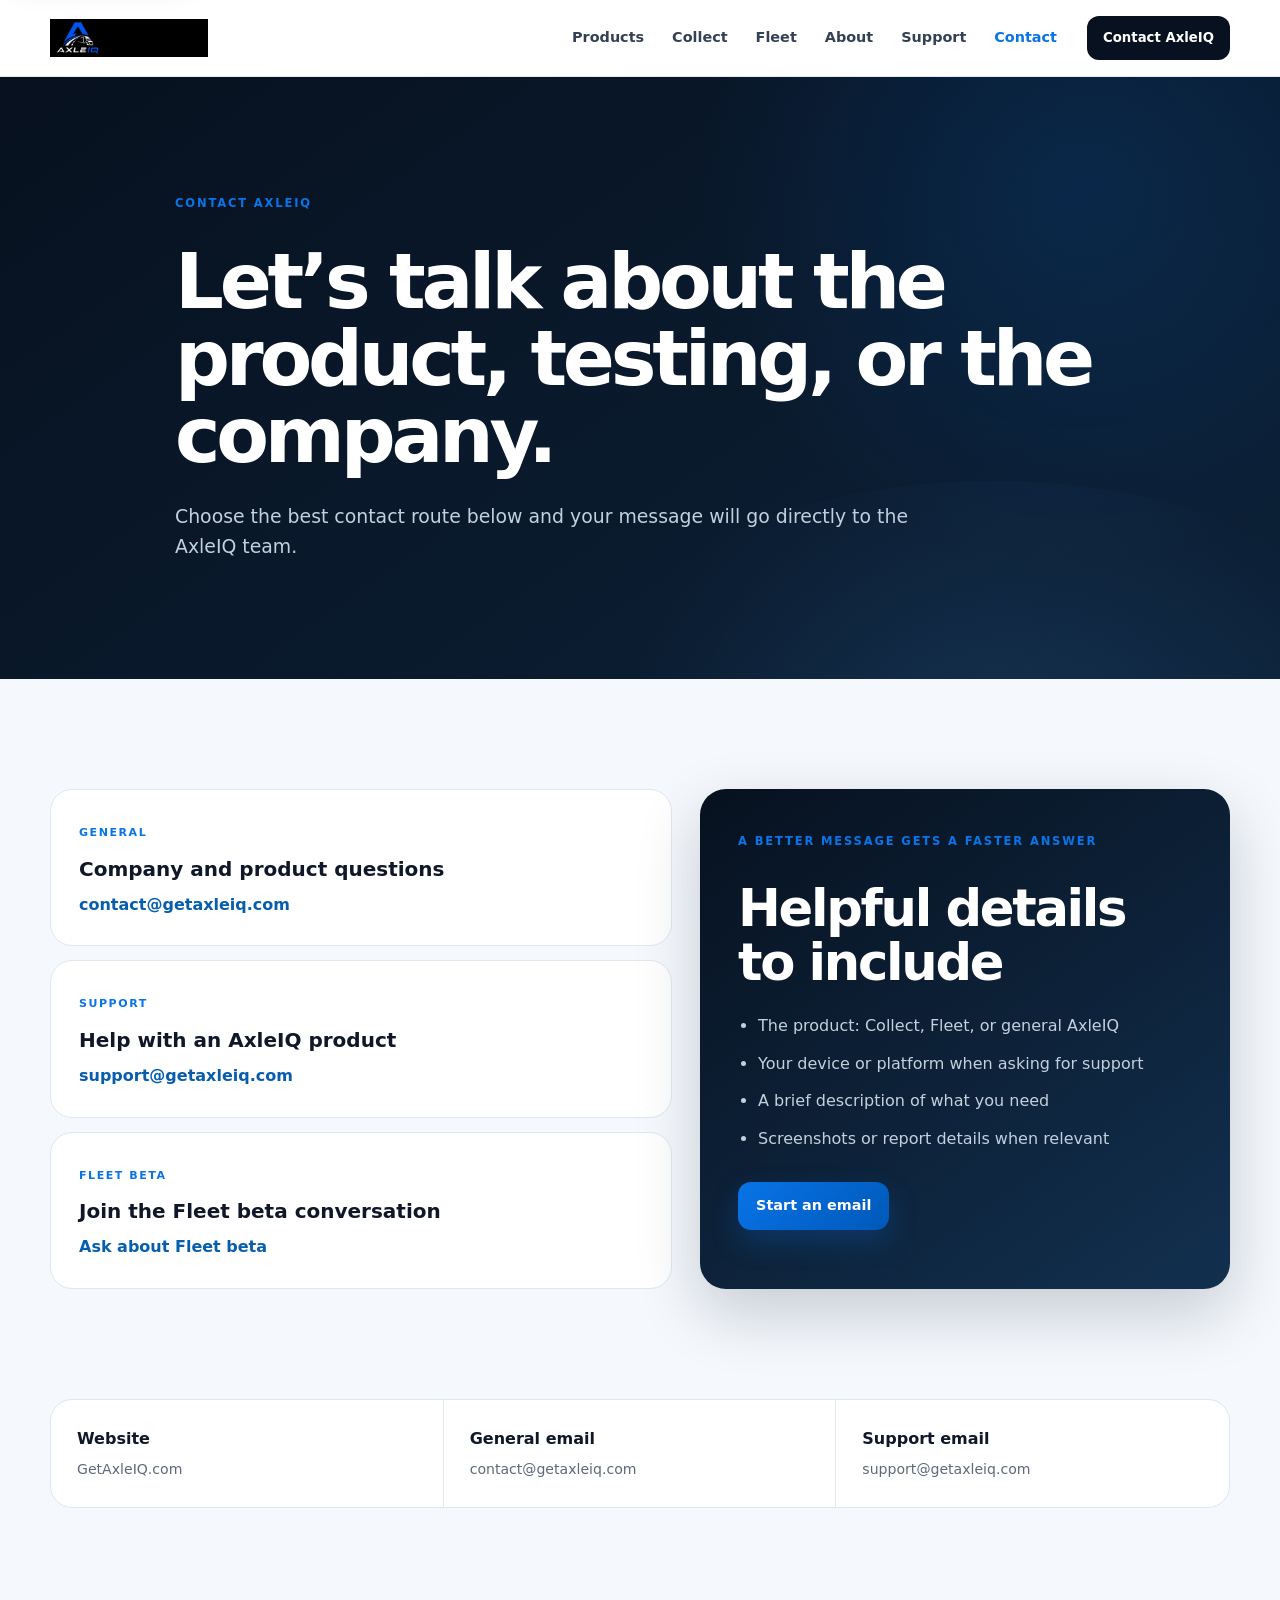
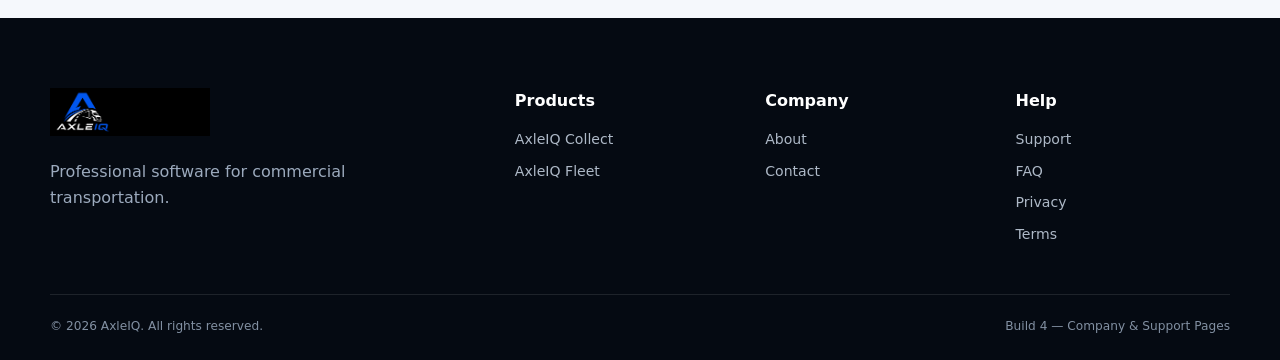
<file: contact/index.html>
<!DOCTYPE html>
<html lang="en"><head><meta charset="utf-8"/><meta content="width=device-width, initial-scale=1" name="viewport"/><meta content="Contact AxleIQ for product information, support, testing, partnerships, and Fleet beta questions." name="description"/><meta content="#07111f" name="theme-color"/><title>Contact AxleIQ | Product, Support and Beta Questions</title><link href="../assets/favicon.ico" rel="icon"/><link href="../assets/axleiq-icon-180.png" rel="apple-touch-icon"/><link href="../styles.css" rel="stylesheet"/><link href="https://getaxleiq.com/contact/" rel="canonical"/><meta content="website" property="og:type"/><meta content="https://getaxleiq.com/contact/" property="og:url"/><meta content="https://getaxleiq.com/assets/axleiq-icon-192.png" property="og:image"/><meta content="index,follow" name="robots"/><link href="../site.webmanifest" rel="manifest"/></head><body class="info-page"><a class="skip-link" href="#main-content">Skip to content</a><header class="site-header">
<div class="container nav-wrap">
<a aria-label="AxleIQ home" class="brand" href="../"><img alt="AxleIQ" src="../assets/axleiq-logo-header-dark.png"/></a>
<nav aria-label="Primary navigation" class="desktop-nav">
<a href="../#products">Products</a><a href="../collect/">Collect</a><a href="../fleet/">Fleet</a>
<a href="../about/">About</a><a href="../support/">Support</a><a class="active" href="../contact/">Contact</a>
</nav>
<a class="nav-cta" href="../contact/">Contact AxleIQ</a>
<button aria-controls="mobile-menu" aria-expanded="false" aria-label="Open navigation" class="menu-toggle"><span></span><span></span><span></span></button>
</div>
<nav aria-label="Mobile navigation" class="mobile-menu" id="mobile-menu">
<a href="../#products">Products</a><a href="../collect/">Collect</a><a href="../fleet/">Fleet</a><a href="../about/">About</a><a href="../support/">Support</a><a href="../contact/">Contact</a>
</nav>
</header><main id="main-content">
<section class="info-hero"><div class="container narrow reveal"><span class="eyebrow">CONTACT AXLEIQ</span><h1>Let’s talk about the product, testing, or the company.</h1><p class="hero-lead">Choose the best contact route below and your message will go directly to the AxleIQ team.</p></div></section>
<section class="section contact-page-section"><div class="container contact-page-grid"><div class="contact-directory reveal"><article><span>GENERAL</span><h2>Company and product questions</h2><a href="mailto:contact@getaxleiq.com">contact@getaxleiq.com</a></article><article><span>SUPPORT</span><h2>Help with an AxleIQ product</h2><a href="mailto:support@getaxleiq.com">support@getaxleiq.com</a></article><article><span>FLEET BETA</span><h2>Join the Fleet beta conversation</h2><a href="mailto:contact@getaxleiq.com?subject=AxleIQ%20Fleet%20Beta">Ask about Fleet beta</a></article></div><div class="contact-note reveal delay-1"><span class="eyebrow">A BETTER MESSAGE GETS A FASTER ANSWER</span><h2>Helpful details to include</h2><ul><li>The product: Collect, Fleet, or general AxleIQ</li><li>Your device or platform when asking for support</li><li>A brief description of what you need</li><li>Screenshots or report details when relevant</li></ul><a class="button primary" href="mailto:contact@getaxleiq.com">Start an email</a></div></div></section>
<section class="section response-section"><div class="container response-card reveal"><div><strong>Website</strong><span>GetAxleIQ.com</span></div><div><strong>General email</strong><span>contact@getaxleiq.com</span></div><div><strong>Support email</strong><span>support@getaxleiq.com</span></div></div></section></main><footer class="site-footer">
<div class="container footer-grid">
<div class="footer-brand"><img alt="AxleIQ" src="../assets/axleiq-logo-footer-dark.png"/><p>Professional software for commercial transportation.</p></div>
<div class="footer-column"><strong>Products</strong><a href="../collect/">AxleIQ Collect</a><a href="../fleet/">AxleIQ Fleet</a></div>
<div class="footer-column"><strong>Company</strong><a href="../about/">About</a><a href="../contact/">Contact</a></div>
<div class="footer-column"><strong>Help</strong><a href="../support/">Support</a><a href="../support/#faq">FAQ</a><a href="../privacy/">Privacy</a><a href="../terms/">Terms</a></div>
</div>
<div class="container footer-bottom"><span>© <span id="year">Production Candidate — Build 5</span> AxleIQ. All rights reserved.</span><span>Build 4 — Company &amp; Support Pages</span></div>
</footer><script src="../script.js"></script></body></html>
</file>
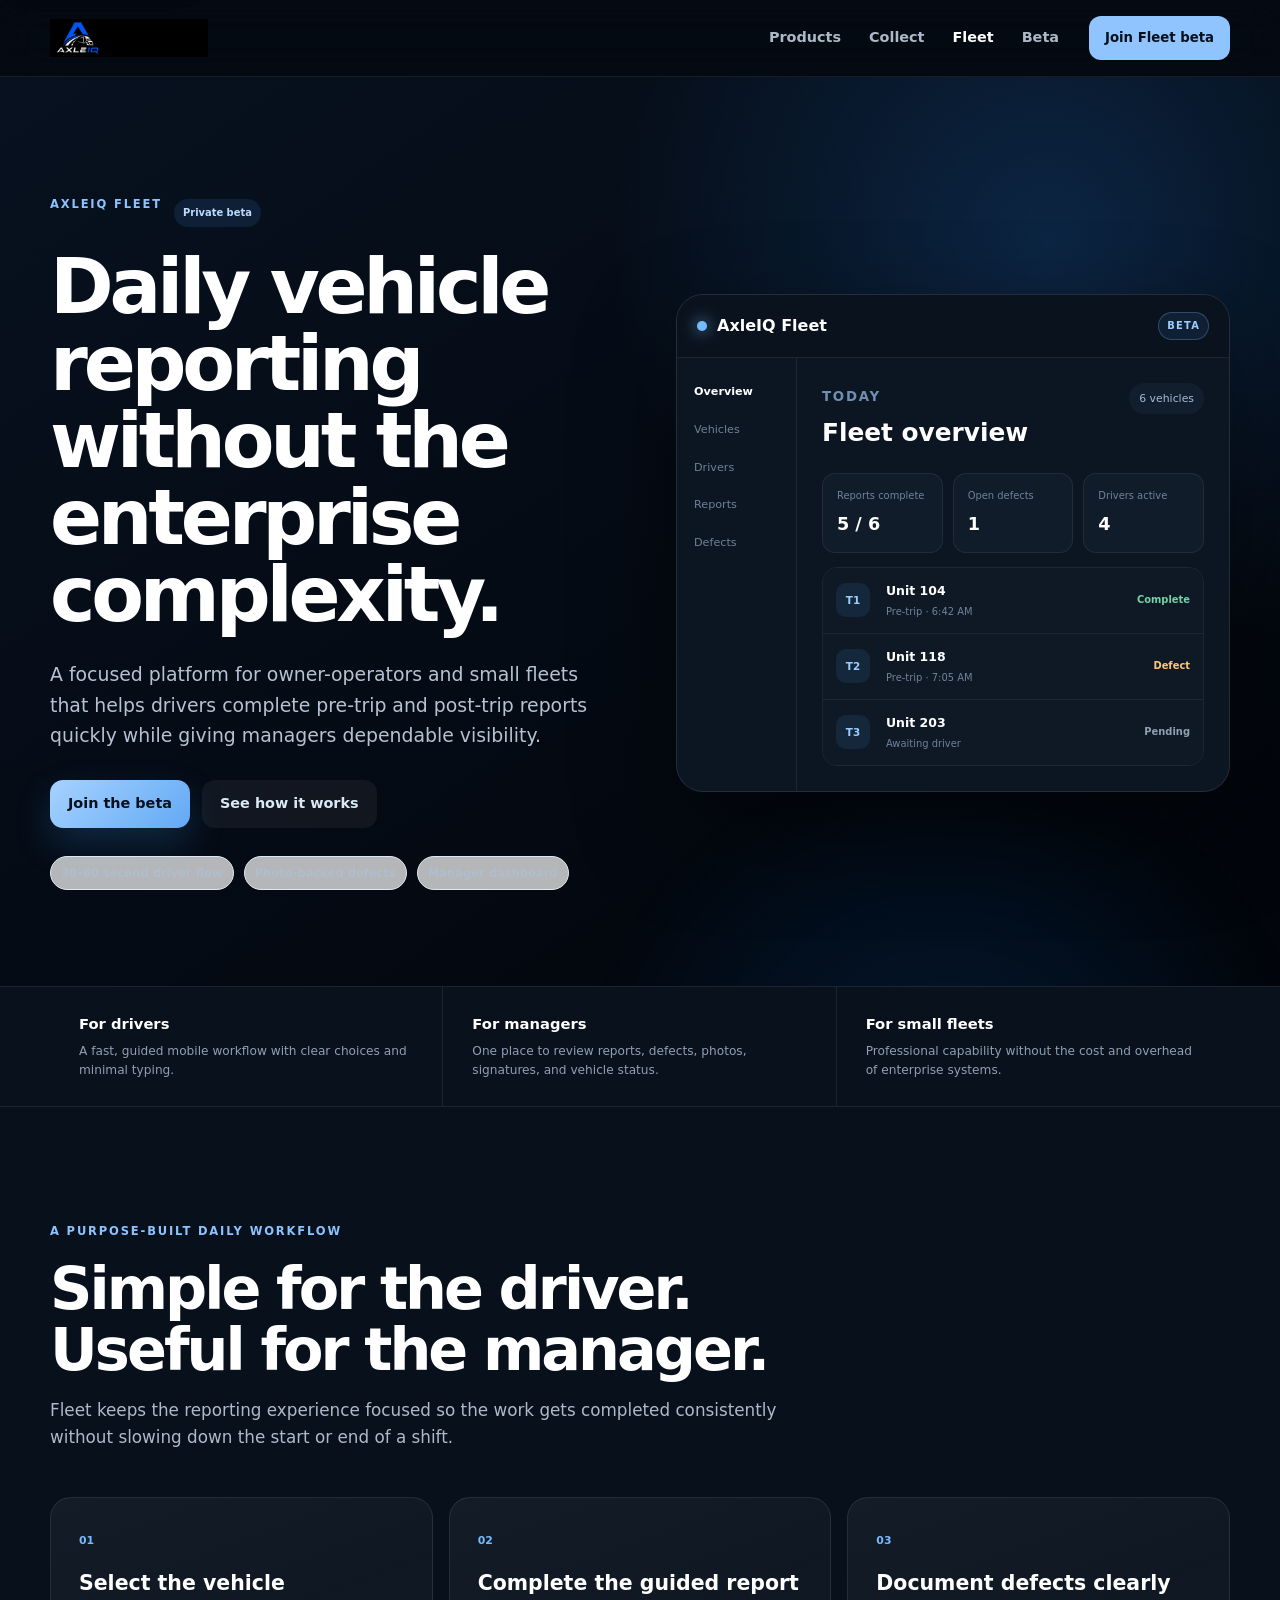
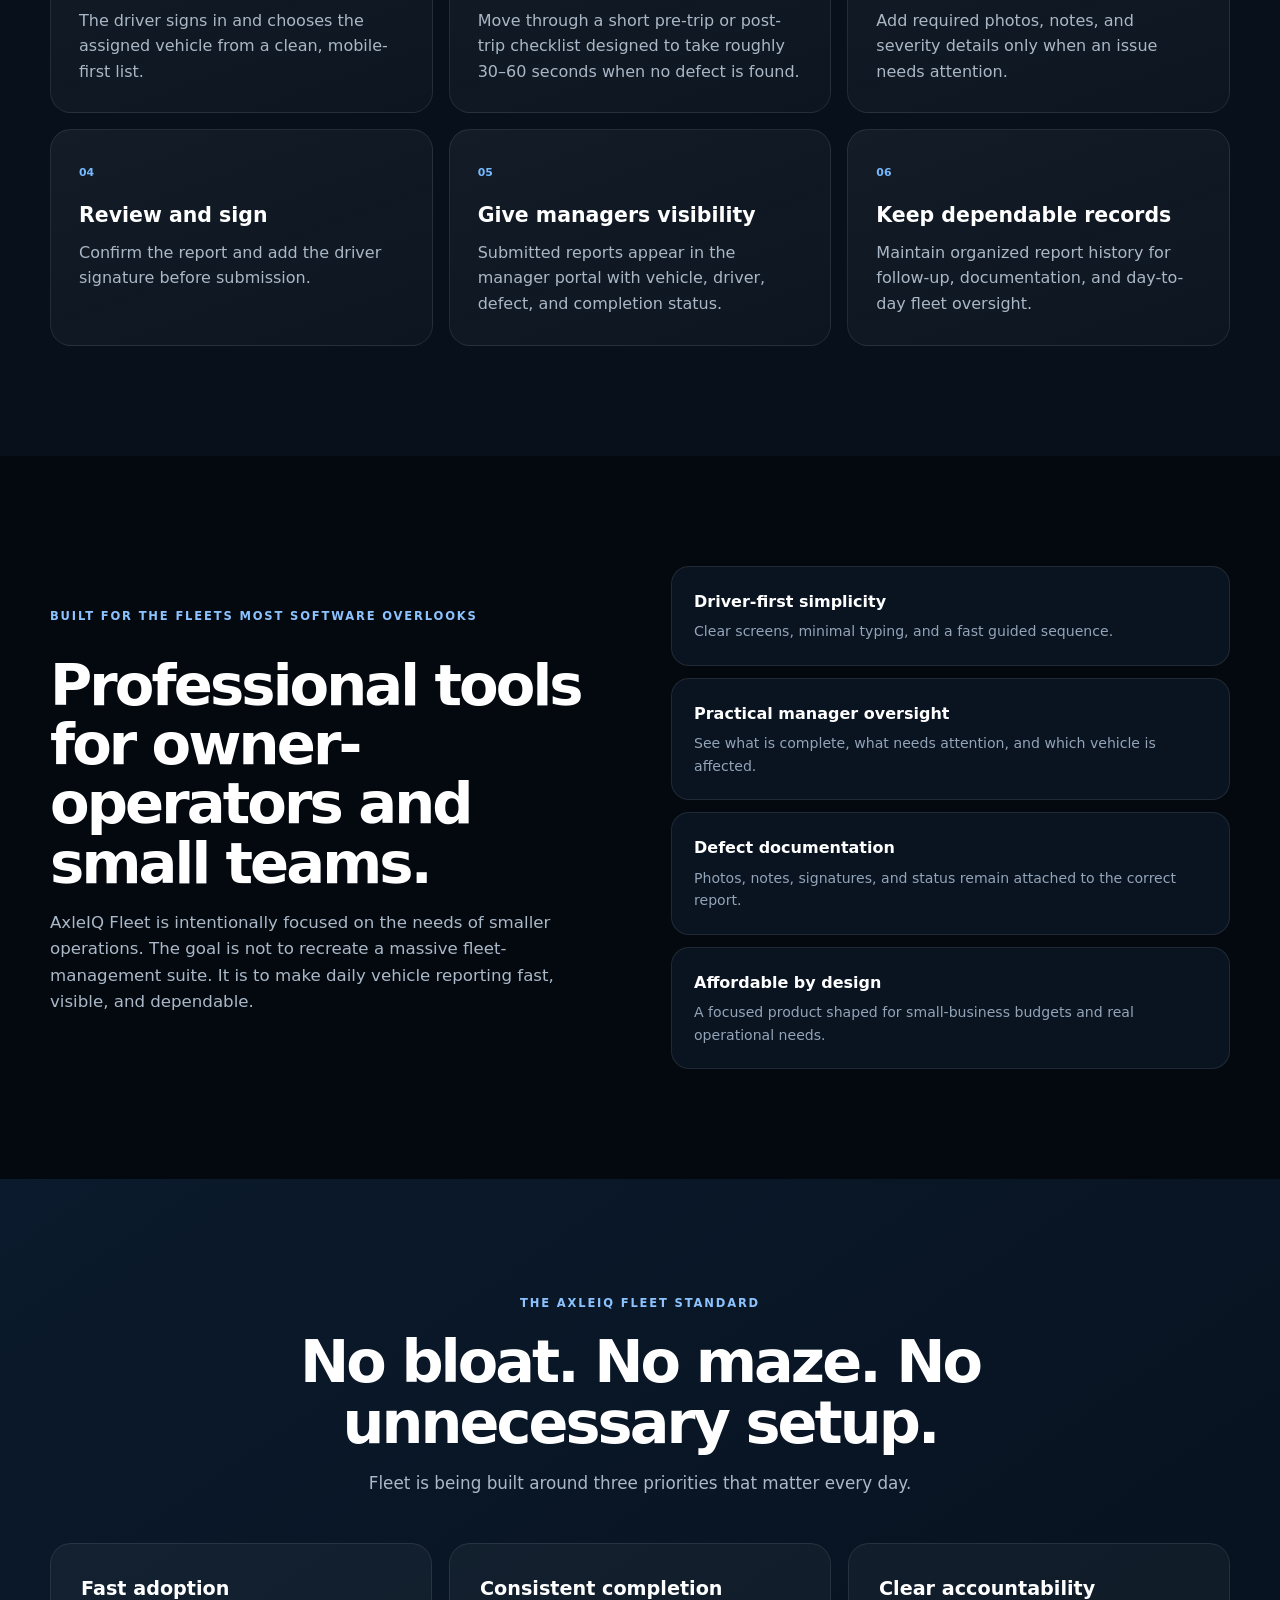
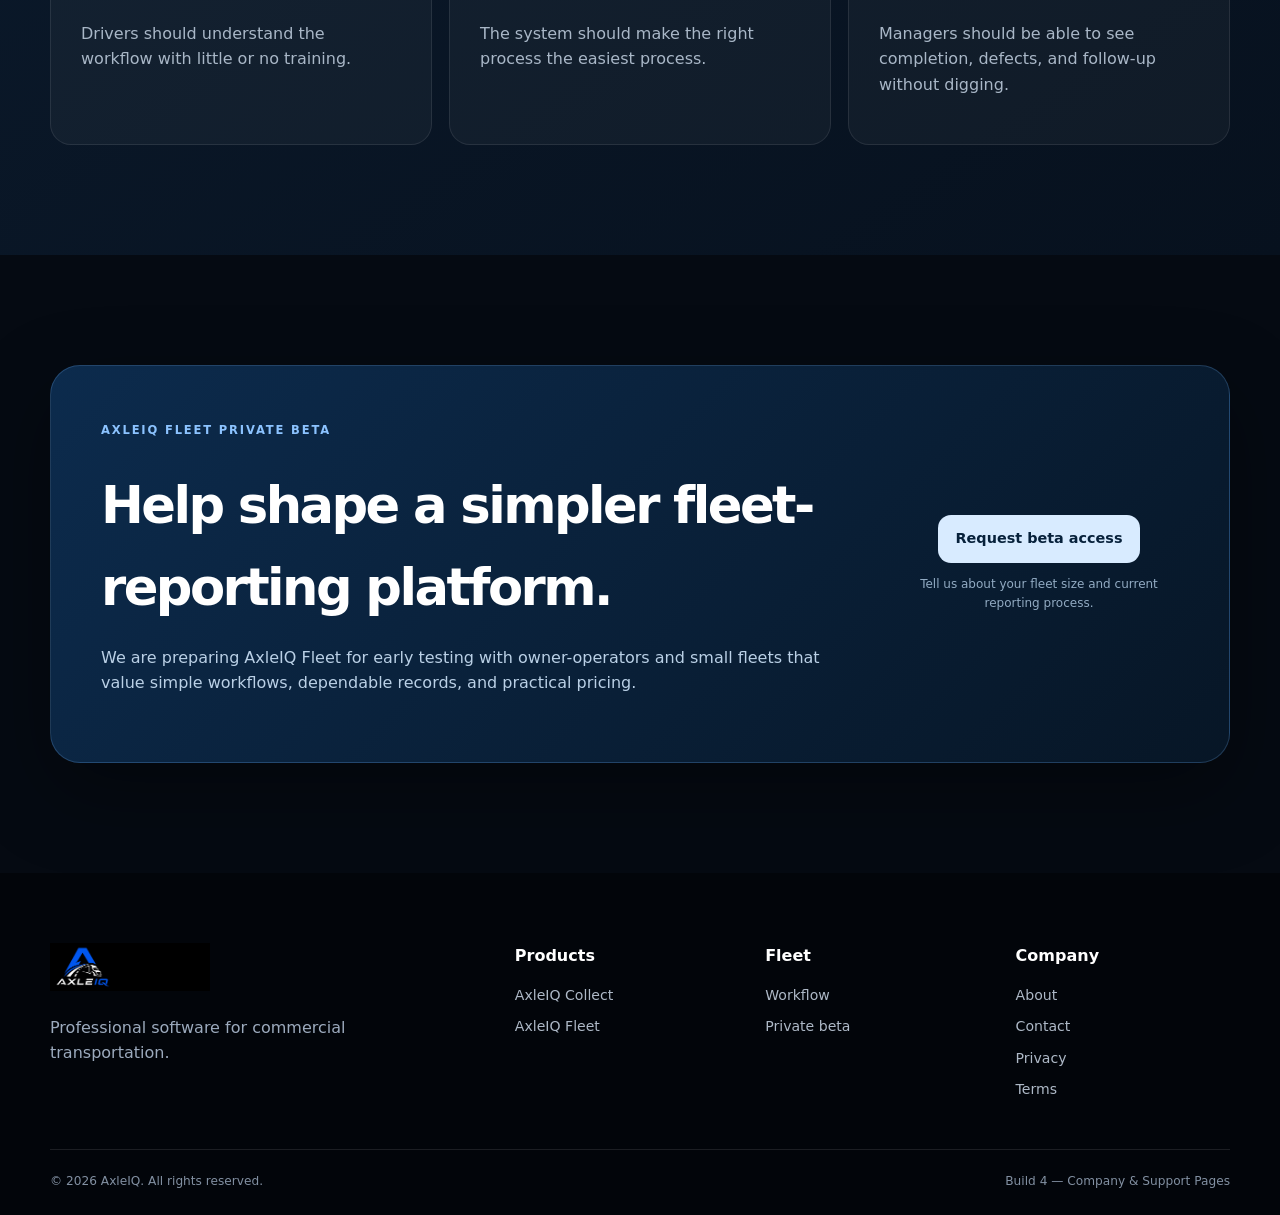
<file: fleet/index.html>
<!DOCTYPE html>

<html lang="en">
<head>
<meta charset="utf-8"/>
<meta content="width=device-width, initial-scale=1" name="viewport"/>
<meta content="AxleIQ Fleet is a simple digital vehicle-reporting platform for owner-operators and small fleets, with guided driver reports and manager visibility." name="description"/>
<meta content="#050a12" name="theme-color"/>
<meta content="AxleIQ Fleet | Simple digital vehicle reporting" property="og:title"/>
<meta content="Fast driver reporting, dependable records, and practical manager oversight for small fleets." property="og:description"/>
<title>AxleIQ Fleet | Simple Digital Vehicle Reporting</title>
<link href="../assets/favicon.ico" rel="icon"/>
<link href="../assets/axleiq-icon-180.png" rel="apple-touch-icon"/>
<link href="../styles.css" rel="stylesheet"/>
<link href="https://getaxleiq.com/fleet/" rel="canonical"/><meta content="website" property="og:type"/><meta content="https://getaxleiq.com/fleet/" property="og:url"/><meta content="https://getaxleiq.com/assets/axleiq-icon-192.png" property="og:image"/><meta content="index,follow" name="robots"/><link href="../site.webmanifest" rel="manifest"/></head>
<body class="product-page fleet-page"><a class="skip-link" href="#main-content">Skip to content</a>
<header class="site-header fleet-header">
<div class="container nav-wrap">
<a aria-label="AxleIQ home" class="brand" href="../"><img alt="AxleIQ" src="../assets/axleiq-logo-header-dark.png"/></a>
<nav aria-label="Primary navigation" class="desktop-nav">
<a href="../#products">Products</a>
<a href="../collect/">Collect</a>
<a class="active" href="./">Fleet</a>
<a href="#beta">Beta</a>
</nav>
<a class="nav-cta fleet-nav-cta" href="#beta">Join Fleet beta</a>
<button aria-controls="mobile-menu" aria-expanded="false" aria-label="Open navigation" class="menu-toggle"><span></span><span></span><span></span></button>
</div>
<nav aria-label="Mobile navigation" class="mobile-menu" id="mobile-menu">
<a href="../#products">Products</a><a href="../collect/">Collect</a><a href="./">Fleet</a><a href="#beta">Beta</a>
</nav>
</header>
<main id="main-content">
<section class="fleet-hero">
<div aria-hidden="true" class="fleet-glow"></div>
<div class="container fleet-hero-layout">
<div class="fleet-hero-copy reveal">
<div class="product-badge-row"><span class="eyebrow light">AXLEIQ FLEET</span><span class="availability beta-tag">Private beta</span></div>
<h1>Daily vehicle reporting without the enterprise complexity.</h1>
<p class="hero-lead">A focused platform for owner-operators and small fleets that helps drivers complete pre-trip and post-trip reports quickly while giving managers dependable visibility.</p>
<div class="hero-actions">
<a class="button fleet-primary" href="#beta">Join the beta</a>
<a class="button fleet-secondary" href="#workflow">See how it works</a>
</div>
<div class="hero-proof fleet-proof"><span>30–60 second driver flow</span><span>Photo-backed defects</span><span>Manager dashboard</span></div>
</div>
<div aria-label="AxleIQ Fleet dashboard preview" class="fleet-dashboard reveal delay-1">
<div class="dashboard-bar"><div><span class="dashboard-dot"></span><strong>AxleIQ Fleet</strong></div><span class="beta-chip">BETA</span></div>
<div class="dashboard-body">
<aside class="dashboard-sidebar"><strong>Overview</strong><span>Vehicles</span><span>Drivers</span><span>Reports</span><span>Defects</span></aside>
<div class="dashboard-main">
<div class="dashboard-heading"><div><small>TODAY</small><h2>Fleet overview</h2></div><span>6 vehicles</span></div>
<div class="metric-row"><div><small>Reports complete</small><strong>5 / 6</strong></div><div><small>Open defects</small><strong>1</strong></div><div><small>Drivers active</small><strong>4</strong></div></div>
<div class="report-list">
<div class="report-row"><span class="vehicle-icon">T1</span><div><strong>Unit 104</strong><small>Pre-trip · 6:42 AM</small></div><span class="report-ok">Complete</span></div>
<div class="report-row"><span class="vehicle-icon">T2</span><div><strong>Unit 118</strong><small>Pre-trip · 7:05 AM</small></div><span class="report-warn">Defect</span></div>
<div class="report-row"><span class="vehicle-icon">T3</span><div><strong>Unit 203</strong><small>Awaiting driver</small></div><span class="report-pending">Pending</span></div>
</div>
</div>
</div>
</div>
</div>
</section>
<section class="fleet-positioning">
<div class="container fleet-position-grid">
<div><strong>For drivers</strong><span>A fast, guided mobile workflow with clear choices and minimal typing.</span></div>
<div><strong>For managers</strong><span>One place to review reports, defects, photos, signatures, and vehicle status.</span></div>
<div><strong>For small fleets</strong><span>Professional capability without the cost and overhead of enterprise systems.</span></div>
</div>
</section>
<section class="section fleet-workflow-section" id="workflow">
<div class="container">
<div class="section-heading reveal"><span class="eyebrow light">A PURPOSE-BUILT DAILY WORKFLOW</span><h2>Simple for the driver. Useful for the manager.</h2><p>Fleet keeps the reporting experience focused so the work gets completed consistently without slowing down the start or end of a shift.</p></div>
<div class="fleet-workflow-grid">
<article class="fleet-workflow-card reveal"><span>01</span><h3>Select the vehicle</h3><p>The driver signs in and chooses the assigned vehicle from a clean, mobile-first list.</p></article>
<article class="fleet-workflow-card reveal delay-1"><span>02</span><h3>Complete the guided report</h3><p>Move through a short pre-trip or post-trip checklist designed to take roughly 30–60 seconds when no defect is found.</p></article>
<article class="fleet-workflow-card reveal delay-2"><span>03</span><h3>Document defects clearly</h3><p>Add required photos, notes, and severity details only when an issue needs attention.</p></article>
<article class="fleet-workflow-card reveal"><span>04</span><h3>Review and sign</h3><p>Confirm the report and add the driver signature before submission.</p></article>
<article class="fleet-workflow-card reveal delay-1"><span>05</span><h3>Give managers visibility</h3><p>Submitted reports appear in the manager portal with vehicle, driver, defect, and completion status.</p></article>
<article class="fleet-workflow-card reveal delay-2"><span>06</span><h3>Keep dependable records</h3><p>Maintain organized report history for follow-up, documentation, and day-to-day fleet oversight.</p></article>
</div>
</div>
</section>
<section class="section fleet-audience-section">
<div class="container fleet-audience-layout">
<div class="fleet-audience-copy reveal"><span class="eyebrow light">BUILT FOR THE FLEETS MOST SOFTWARE OVERLOOKS</span><h2>Professional tools for owner-operators and small teams.</h2><p>AxleIQ Fleet is intentionally focused on the needs of smaller operations. The goal is not to recreate a massive fleet-management suite. It is to make daily vehicle reporting fast, visible, and dependable.</p></div>
<div class="fleet-feature-stack reveal delay-1">
<div><strong>Driver-first simplicity</strong><span>Clear screens, minimal typing, and a fast guided sequence.</span></div>
<div><strong>Practical manager oversight</strong><span>See what is complete, what needs attention, and which vehicle is affected.</span></div>
<div><strong>Defect documentation</strong><span>Photos, notes, signatures, and status remain attached to the correct report.</span></div>
<div><strong>Affordable by design</strong><span>A focused product shaped for small-business budgets and real operational needs.</span></div>
</div>
</div>
</section>
<section class="section fleet-principles-section">
<div class="container">
<div class="section-heading centered reveal"><span class="eyebrow light">THE AXLEIQ FLEET STANDARD</span><h2>No bloat. No maze. No unnecessary setup.</h2><p>Fleet is being built around three priorities that matter every day.</p></div>
<div class="fleet-principles-grid">
<article class="fleet-principle reveal"><strong>Fast adoption</strong><p>Drivers should understand the workflow with little or no training.</p></article>
<article class="fleet-principle reveal delay-1"><strong>Consistent completion</strong><p>The system should make the right process the easiest process.</p></article>
<article class="fleet-principle reveal delay-2"><strong>Clear accountability</strong><p>Managers should be able to see completion, defects, and follow-up without digging.</p></article>
</div>
</div>
</section>
<section class="section fleet-beta-section" id="beta">
<div class="container fleet-beta-card reveal">
<div><span class="eyebrow light">AXLEIQ FLEET PRIVATE BETA</span><h2>Help shape a simpler fleet-reporting platform.</h2><p>We are preparing AxleIQ Fleet for early testing with owner-operators and small fleets that value simple workflows, dependable records, and practical pricing.</p></div>
<div class="fleet-beta-actions"><a class="button fleet-light-button" href="mailto:contact@getaxleiq.com?subject=AxleIQ%20Fleet%20Beta">Request beta access</a><span>Tell us about your fleet size and current reporting process.</span></div>
</div>
</section>
</main>
<footer class="site-footer fleet-footer">
<div class="container footer-grid">
<div class="footer-brand"><img alt="AxleIQ" src="../assets/axleiq-logo-footer-dark.png"/><p>Professional software for commercial transportation.</p></div>
<div class="footer-column"><strong>Products</strong><a href="../collect/">AxleIQ Collect</a><a href="./">AxleIQ Fleet</a></div>
<div class="footer-column"><strong>Fleet</strong><a href="#workflow">Workflow</a><a href="#beta">Private beta</a></div>
<div class="footer-column"><strong>Company</strong><a href="../about/">About</a><a href="../contact/">Contact</a><a href="../privacy/">Privacy</a><a href="../terms/">Terms</a></div>
</div>
<div class="container footer-bottom"><span>© <span id="year">Production Candidate — Build 5</span> AxleIQ. All rights reserved.</span><span>Build 4 — Company &amp; Support Pages</span></div>
</footer>
<script src="../script.js"></script>
</body>
</html>
</file>
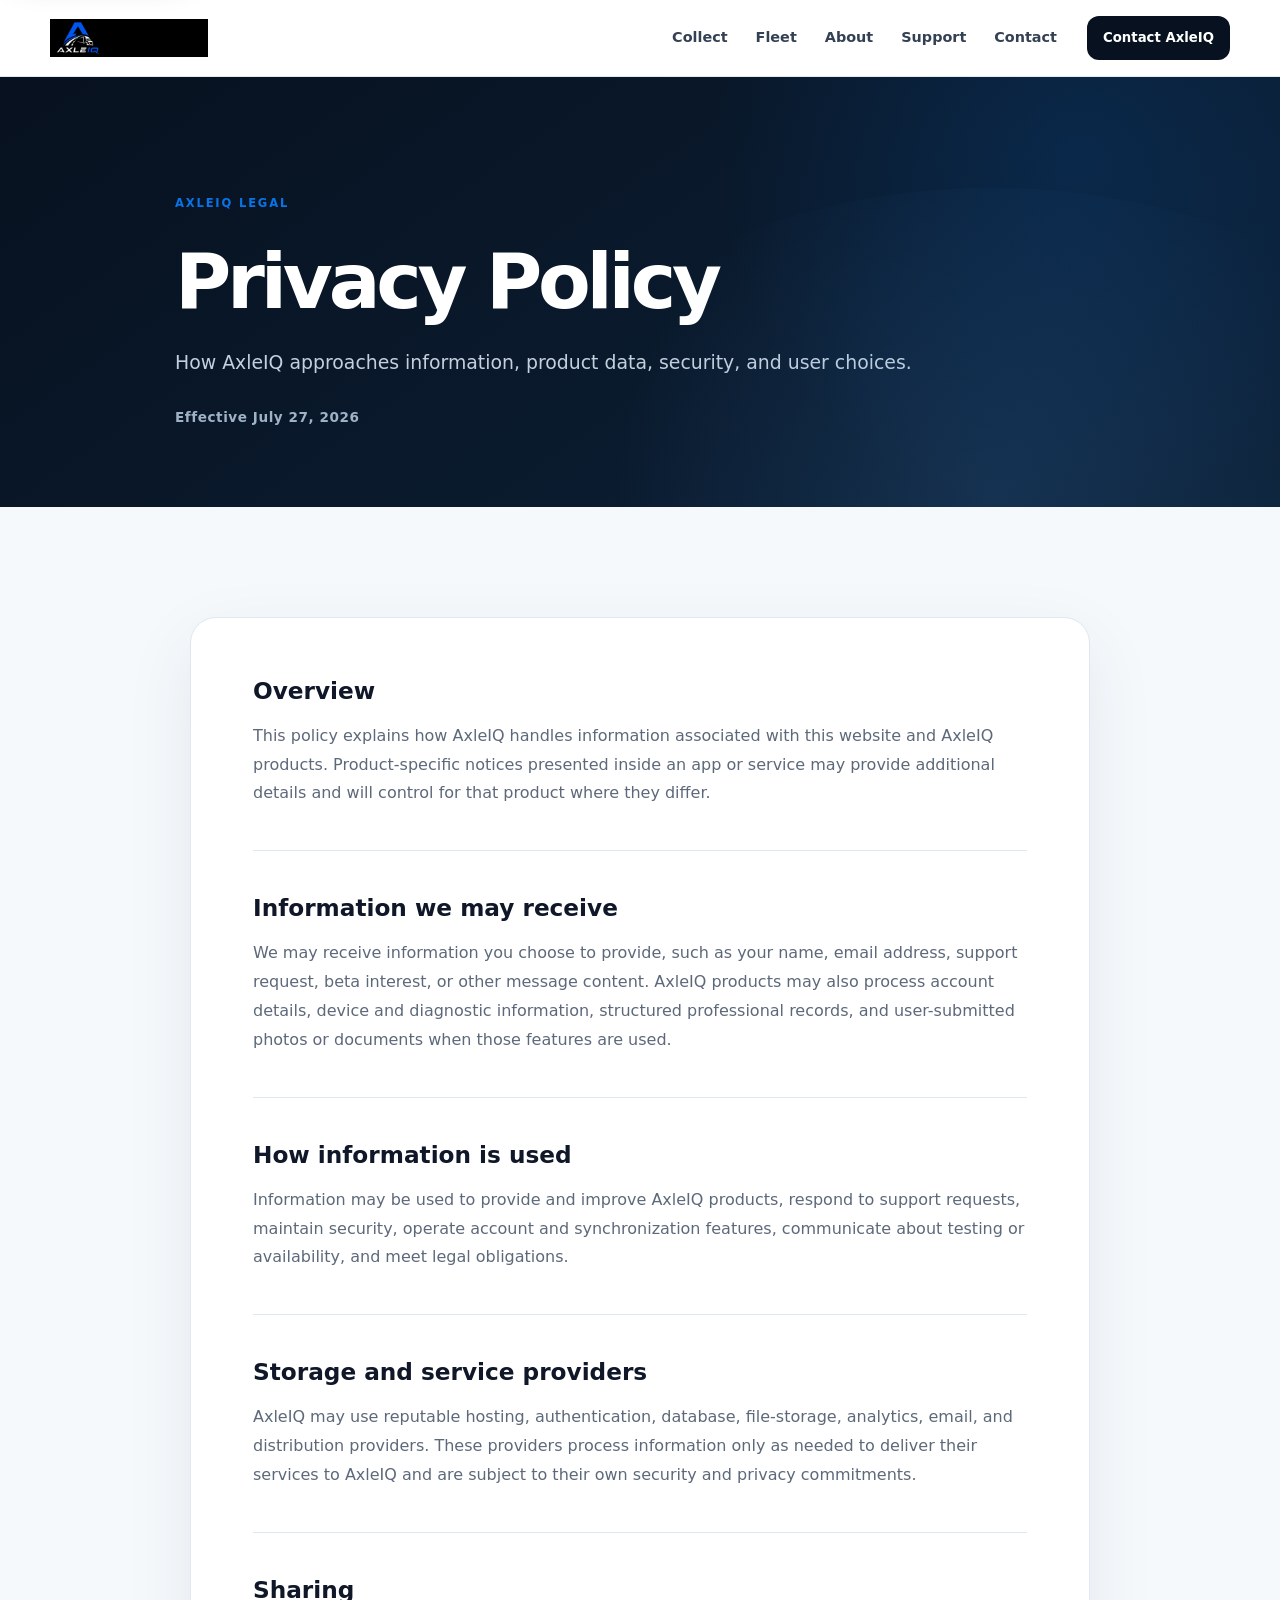
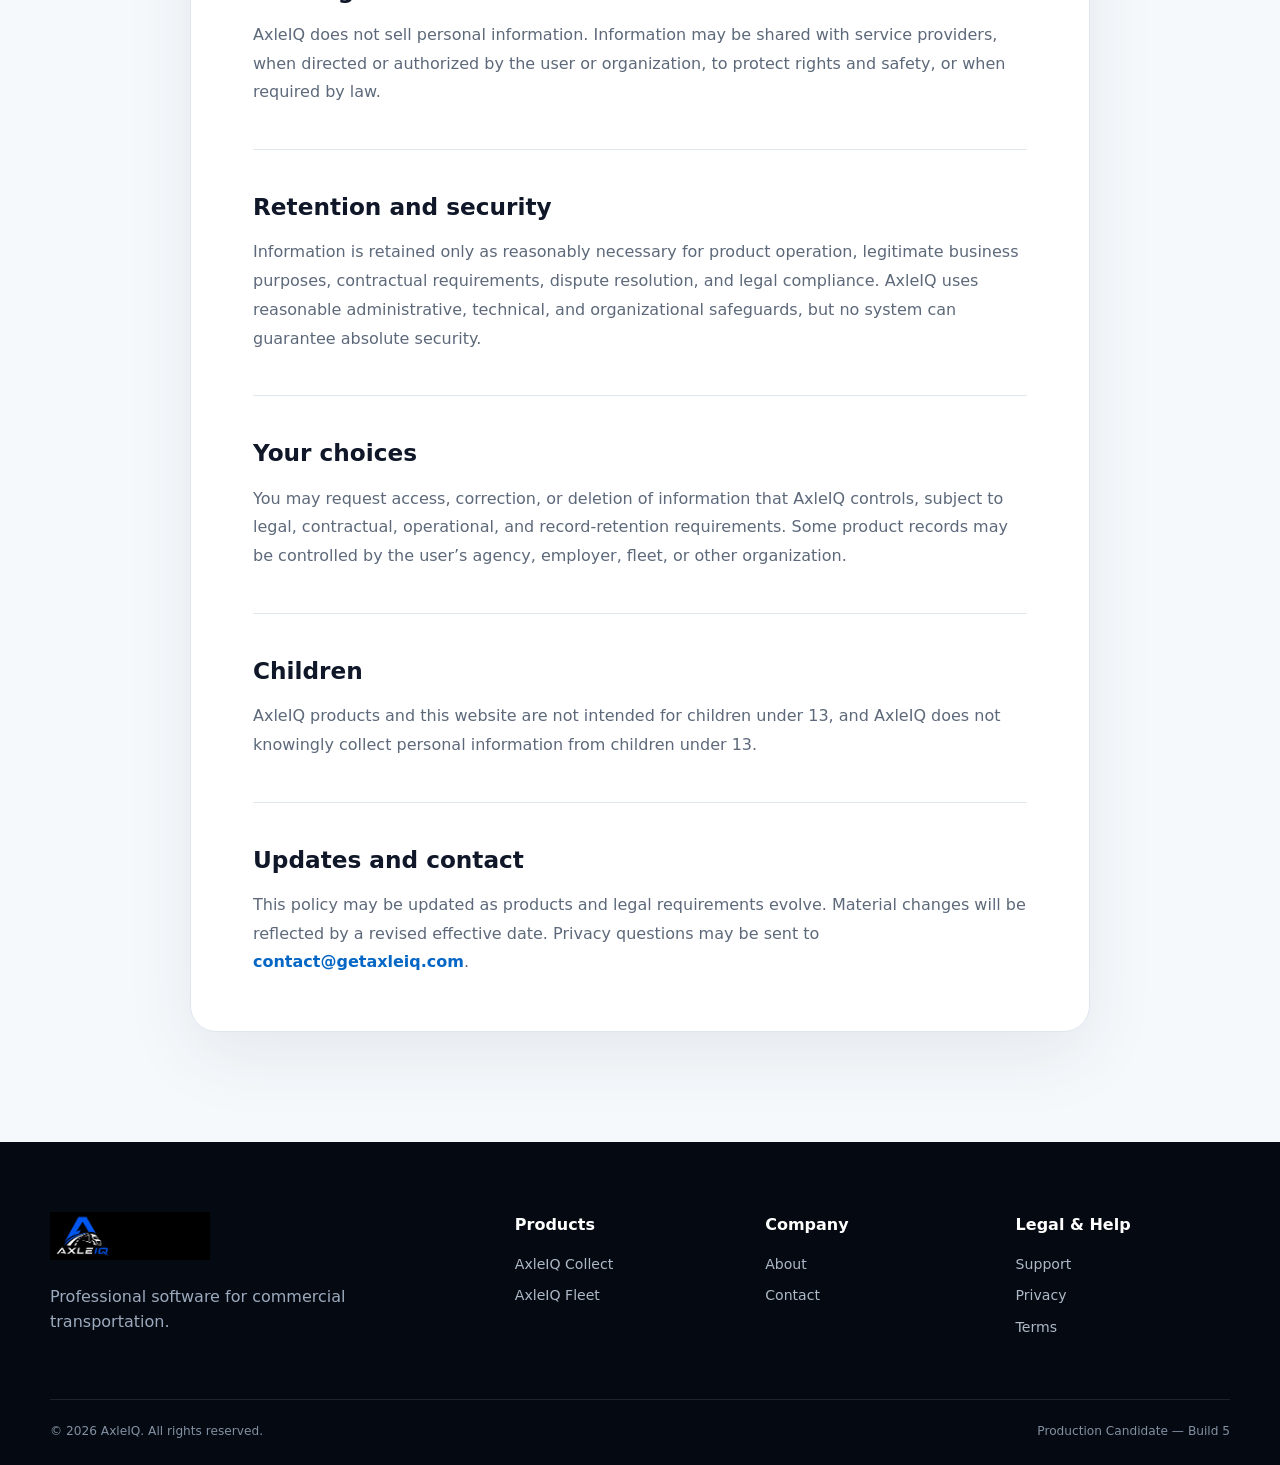
<file: privacy/index.html>
<!doctype html><html lang="en"><head><meta charset="utf-8"><meta name="viewport" content="width=device-width,initial-scale=1"><meta name="description" content="Learn how AxleIQ handles information associated with its website and products."><meta name="theme-color" content="#07111f"><meta name="robots" content="index,follow"><link rel="canonical" href="https://getaxleiq.com/privacy/"><meta property="og:type" content="website"><meta property="og:title" content="Privacy Policy | AxleIQ"><meta property="og:description" content="Learn how AxleIQ handles information associated with its website and products."><meta property="og:url" content="https://getaxleiq.com/privacy/"><meta property="og:image" content="https://getaxleiq.com/assets/axleiq-icon-192.png"><title>Privacy Policy | AxleIQ</title><link rel="icon" href="../assets/favicon.ico"><link rel="apple-touch-icon" href="../assets/axleiq-icon-180.png"><link rel="manifest" href="../site.webmanifest"><link rel="stylesheet" href="../styles.css"></head><body><a class="skip-link" href="#main-content">Skip to content</a><header class="site-header"><div class="container nav-wrap"><a class="brand" href="../" aria-label="AxleIQ home"><img src="../assets/axleiq-logo-header-dark.png" alt="AxleIQ"></a><nav class="desktop-nav" aria-label="Primary navigation"><a href="../collect/">Collect</a><a href="../fleet/">Fleet</a><a href="../about/">About</a><a href="../support/">Support</a><a href="../contact/">Contact</a></nav><a class="nav-cta" href="../contact/">Contact AxleIQ</a><button class="menu-toggle" aria-controls="mobile-menu" aria-expanded="false" aria-label="Open navigation"><span></span><span></span><span></span></button></div><nav id="mobile-menu" class="mobile-menu" aria-label="Mobile navigation"><a href="../collect/">Collect</a><a href="../fleet/">Fleet</a><a href="../about/">About</a><a href="../support/">Support</a><a href="../contact/">Contact</a></nav></header><main id="main-content"><section class="info-hero legal-hero"><div class="container narrow reveal"><span class="eyebrow">AXLEIQ LEGAL</span><h1>Privacy Policy</h1><p class="hero-lead">How AxleIQ approaches information, product data, security, and user choices.</p><p class="legal-effective">Effective July 27, 2026</p></div></section><section class="section legal-page"><div class="container legal-document"><section class="legal-section"><h2>Overview</h2><p>This policy explains how AxleIQ handles information associated with this website and AxleIQ products. Product-specific notices presented inside an app or service may provide additional details and will control for that product where they differ.</p></section><section class="legal-section"><h2>Information we may receive</h2><p>We may receive information you choose to provide, such as your name, email address, support request, beta interest, or other message content. AxleIQ products may also process account details, device and diagnostic information, structured professional records, and user-submitted photos or documents when those features are used.</p></section><section class="legal-section"><h2>How information is used</h2><p>Information may be used to provide and improve AxleIQ products, respond to support requests, maintain security, operate account and synchronization features, communicate about testing or availability, and meet legal obligations.</p></section><section class="legal-section"><h2>Storage and service providers</h2><p>AxleIQ may use reputable hosting, authentication, database, file-storage, analytics, email, and distribution providers. These providers process information only as needed to deliver their services to AxleIQ and are subject to their own security and privacy commitments.</p></section><section class="legal-section"><h2>Sharing</h2><p>AxleIQ does not sell personal information. Information may be shared with service providers, when directed or authorized by the user or organization, to protect rights and safety, or when required by law.</p></section><section class="legal-section"><h2>Retention and security</h2><p>Information is retained only as reasonably necessary for product operation, legitimate business purposes, contractual requirements, dispute resolution, and legal compliance. AxleIQ uses reasonable administrative, technical, and organizational safeguards, but no system can guarantee absolute security.</p></section><section class="legal-section"><h2>Your choices</h2><p>You may request access, correction, or deletion of information that AxleIQ controls, subject to legal, contractual, operational, and record-retention requirements. Some product records may be controlled by the user’s agency, employer, fleet, or other organization.</p></section><section class="legal-section"><h2>Children</h2><p>AxleIQ products and this website are not intended for children under 13, and AxleIQ does not knowingly collect personal information from children under 13.</p></section><section class="legal-section"><h2>Updates and contact</h2><p>This policy may be updated as products and legal requirements evolve. Material changes will be reflected by a revised effective date. Privacy questions may be sent to <a href="mailto:contact@getaxleiq.com?subject=Privacy%20Question">contact@getaxleiq.com</a>.</p></section></div></section></main><footer class="site-footer"><div class="container footer-grid"><div class="footer-brand"><img src="../assets/axleiq-logo-footer-dark.png" alt="AxleIQ"><p>Professional software for commercial transportation.</p></div><div class="footer-column"><strong>Products</strong><a href="../collect/">AxleIQ Collect</a><a href="../fleet/">AxleIQ Fleet</a></div><div class="footer-column"><strong>Company</strong><a href="../about/">About</a><a href="../contact/">Contact</a></div><div class="footer-column"><strong>Legal &amp; Help</strong><a href="../support/">Support</a><a href="../privacy/">Privacy</a><a href="../terms/">Terms</a></div></div><div class="container footer-bottom"><span>© <span id="year"></span> AxleIQ. All rights reserved.</span><span>Production Candidate — Build 5</span></div></footer><script src="../script.js"></script></body></html>
</file>
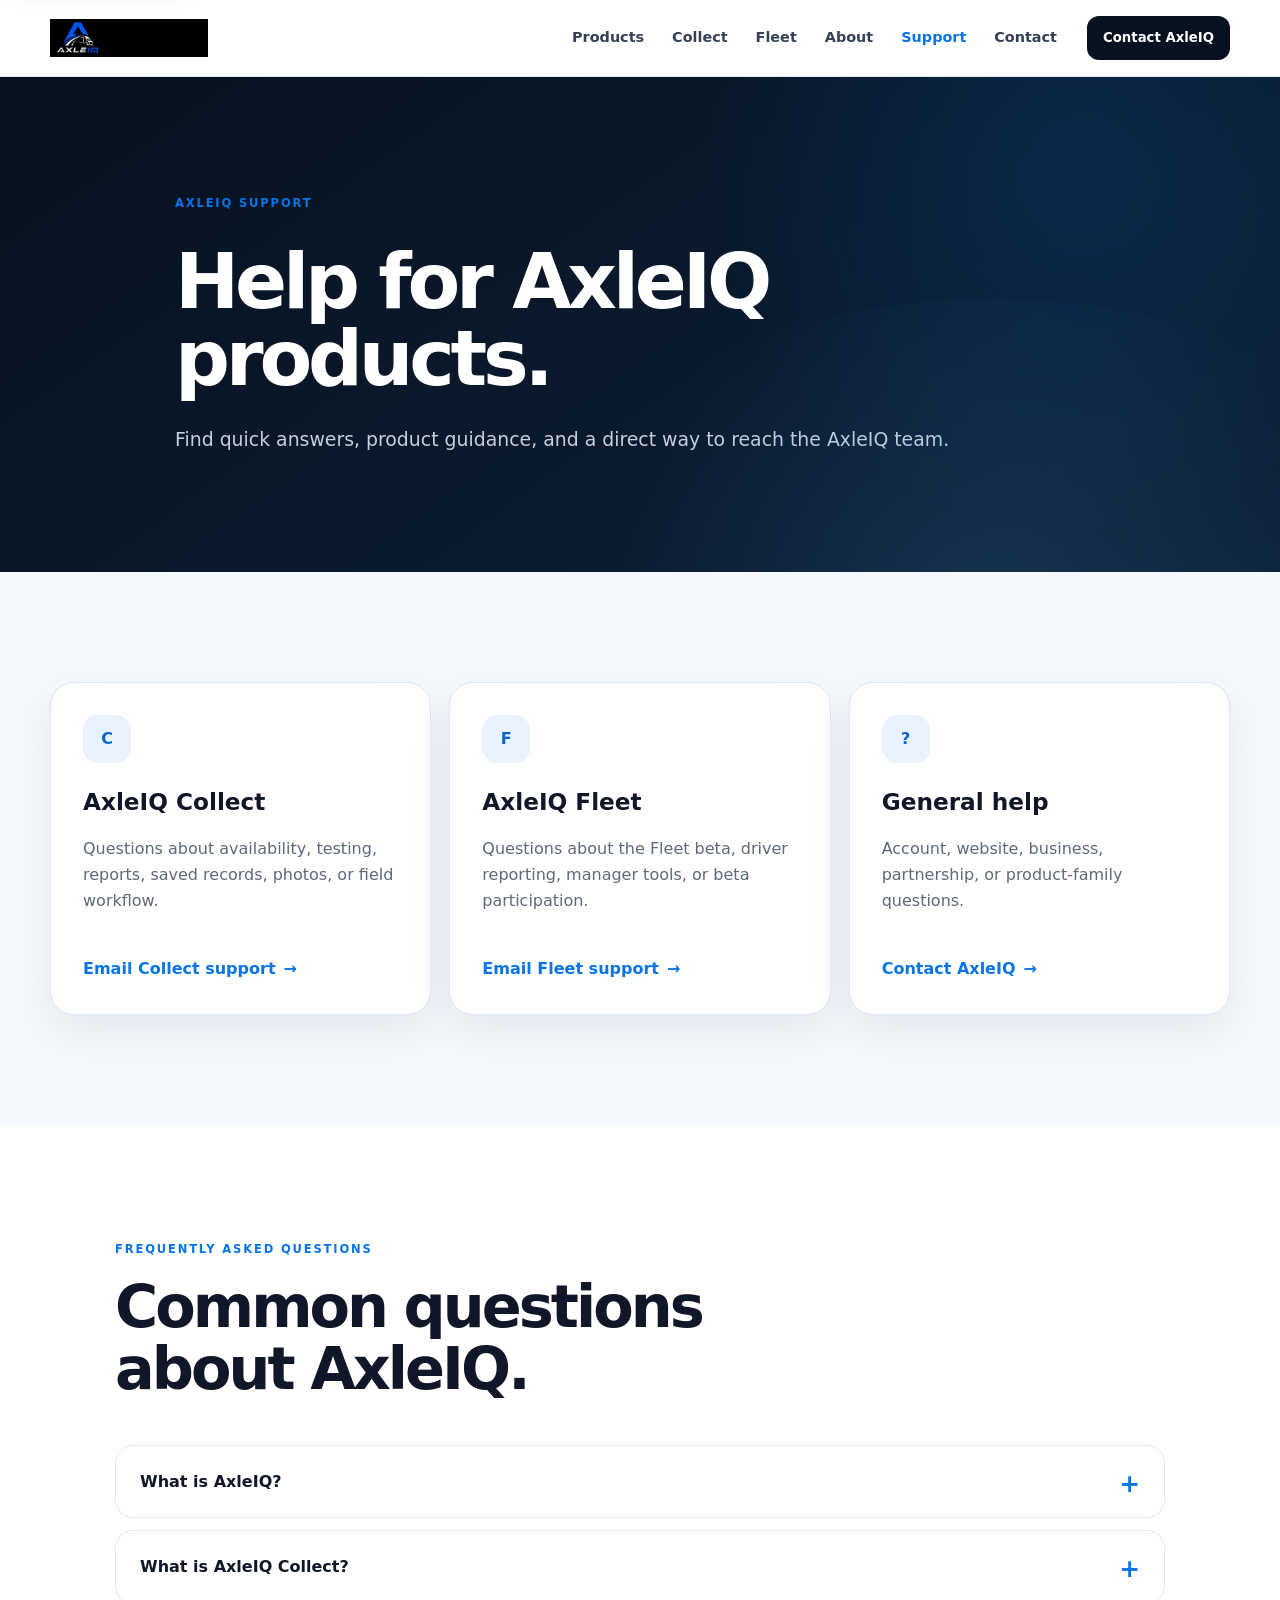
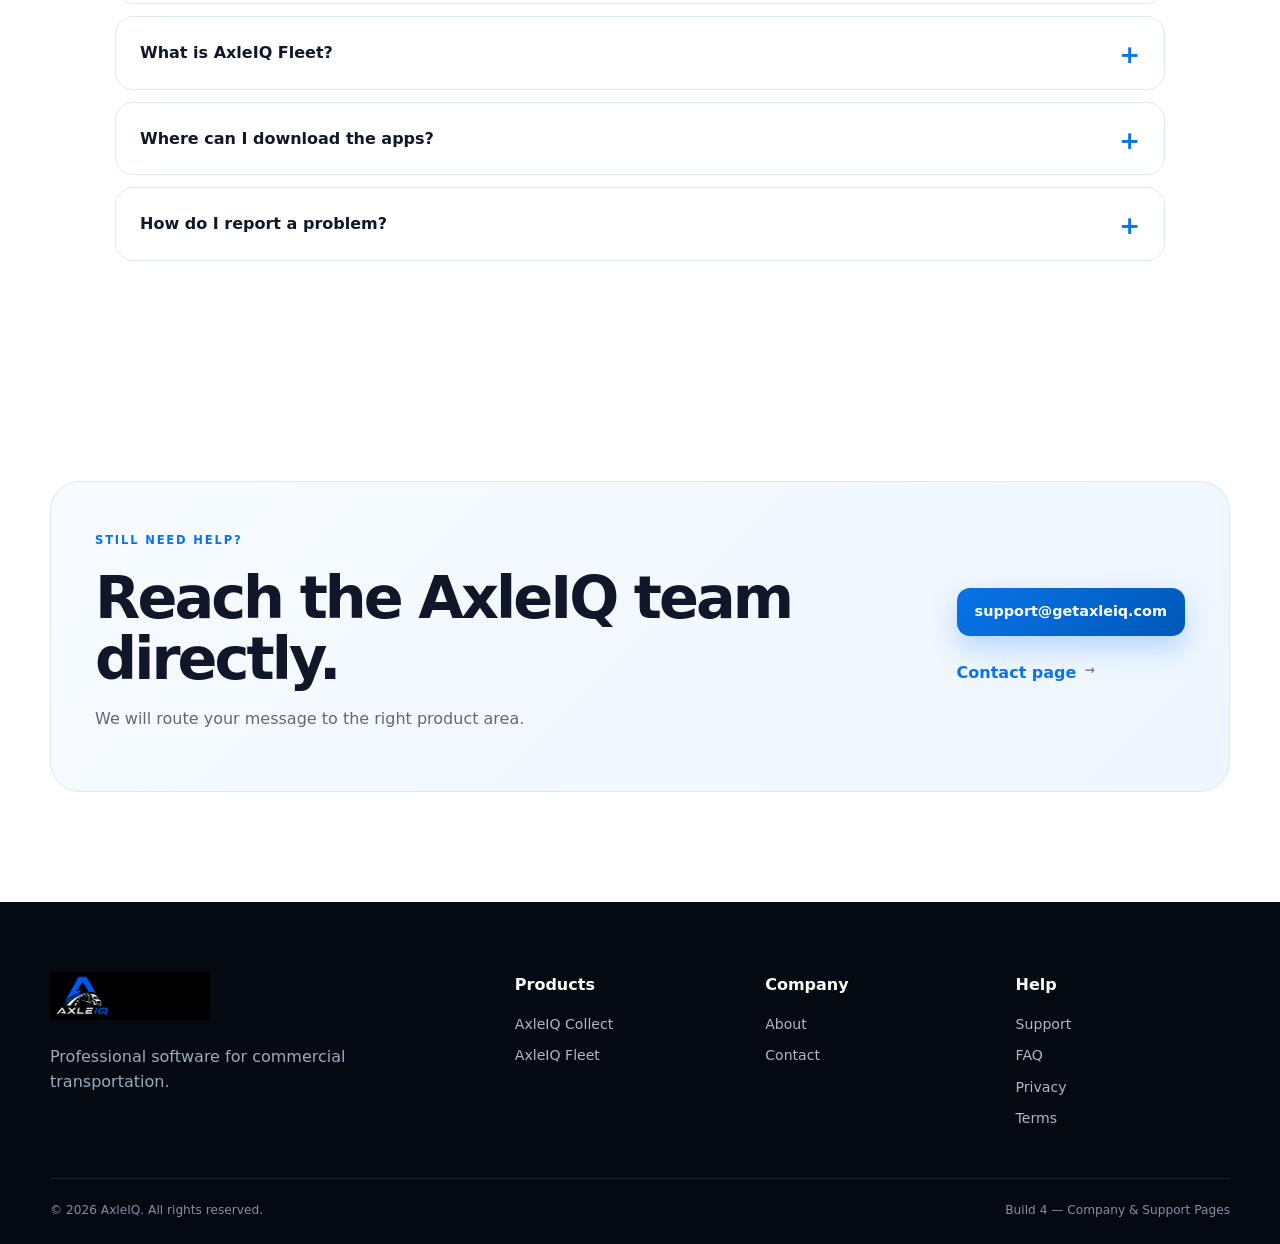
<file: support/index.html>
<!DOCTYPE html>
<html lang="en"><head><meta charset="utf-8"/><meta content="width=device-width, initial-scale=1" name="viewport"/><meta content="Get help with AxleIQ Collect, AxleIQ Fleet, product availability, testing, and common questions." name="description"/><meta content="#07111f" name="theme-color"/><title>AxleIQ Support | Product Help and FAQ</title><link href="../assets/favicon.ico" rel="icon"/><link href="../assets/axleiq-icon-180.png" rel="apple-touch-icon"/><link href="../styles.css" rel="stylesheet"/><link href="https://getaxleiq.com/support/" rel="canonical"/><meta content="website" property="og:type"/><meta content="https://getaxleiq.com/support/" property="og:url"/><meta content="https://getaxleiq.com/assets/axleiq-icon-192.png" property="og:image"/><meta content="index,follow" name="robots"/><link href="../site.webmanifest" rel="manifest"/></head><body class="info-page"><a class="skip-link" href="#main-content">Skip to content</a><header class="site-header">
<div class="container nav-wrap">
<a aria-label="AxleIQ home" class="brand" href="../"><img alt="AxleIQ" src="../assets/axleiq-logo-header-dark.png"/></a>
<nav aria-label="Primary navigation" class="desktop-nav">
<a href="../#products">Products</a><a href="../collect/">Collect</a><a href="../fleet/">Fleet</a>
<a href="../about/">About</a><a class="active" href="../support/">Support</a><a href="../contact/">Contact</a>
</nav>
<a class="nav-cta" href="../contact/">Contact AxleIQ</a>
<button aria-controls="mobile-menu" aria-expanded="false" aria-label="Open navigation" class="menu-toggle"><span></span><span></span><span></span></button>
</div>
<nav aria-label="Mobile navigation" class="mobile-menu" id="mobile-menu">
<a href="../#products">Products</a><a href="../collect/">Collect</a><a href="../fleet/">Fleet</a><a href="../about/">About</a><a href="../support/">Support</a><a href="../contact/">Contact</a>
</nav>
</header><main id="main-content">
<section class="info-hero"><div class="container narrow reveal"><span class="eyebrow">AXLEIQ SUPPORT</span><h1>Help for AxleIQ products.</h1><p class="hero-lead">Find quick answers, product guidance, and a direct way to reach the AxleIQ team.</p></div></section>
<section class="section support-options"><div class="container"><div class="support-grid"><article class="support-card reveal"><span class="support-icon">C</span><h2>AxleIQ Collect</h2><p>Questions about availability, testing, reports, saved records, photos, or field workflow.</p><a class="text-link" href="mailto:support@getaxleiq.com?subject=AxleIQ%20Collect%20Support">Email Collect support <span>→</span></a></article><article class="support-card reveal delay-1"><span class="support-icon">F</span><h2>AxleIQ Fleet</h2><p>Questions about the Fleet beta, driver reporting, manager tools, or beta participation.</p><a class="text-link" href="mailto:support@getaxleiq.com?subject=AxleIQ%20Fleet%20Support">Email Fleet support <span>→</span></a></article><article class="support-card reveal delay-2"><span class="support-icon">?</span><h2>General help</h2><p>Account, website, business, partnership, or product-family questions.</p><a class="text-link" href="../contact/">Contact AxleIQ <span>→</span></a></article></div></div></section>
<section class="section faq-section" id="faq"><div class="container narrow-wide"><div class="section-heading reveal"><span class="eyebrow">FREQUENTLY ASKED QUESTIONS</span><h2>Common questions about AxleIQ.</h2></div><div class="faq-list"><details class="faq-item reveal"><summary>What is AxleIQ?</summary><p>AxleIQ is a software company building focused, affordable tools for commercial transportation. Its current product family includes AxleIQ Collect and AxleIQ Fleet.</p></details><details class="faq-item reveal"><summary>What is AxleIQ Collect?</summary><p>AxleIQ Collect is a professional field reporting and evidence management platform for commercial vehicle enforcement.</p></details><details class="faq-item reveal"><summary>What is AxleIQ Fleet?</summary><p>AxleIQ Fleet is a developing digital vehicle-reporting platform for drivers, owner-operators, and small fleets. It is currently positioned for beta testing.</p></details><details class="faq-item reveal"><summary>Where can I download the apps?</summary><p>Store links will be added as each product becomes broadly available. Contact us for current testing and availability information.</p></details><details class="faq-item reveal"><summary>How do I report a problem?</summary><p>Email support@getaxleiq.com with the product name, device type, a short description, and screenshots when available.</p></details></div></div></section>
<section class="section contact-section"><div class="container contact-card reveal"><div><span class="eyebrow">STILL NEED HELP?</span><h2>Reach the AxleIQ team directly.</h2><p>We will route your message to the right product area.</p></div><div class="contact-actions"><a class="button primary" href="mailto:support@getaxleiq.com">support@getaxleiq.com</a><a class="text-link" href="../contact/">Contact page <span>→</span></a></div></div></section></main><footer class="site-footer">
<div class="container footer-grid">
<div class="footer-brand"><img alt="AxleIQ" src="../assets/axleiq-logo-footer-dark.png"/><p>Professional software for commercial transportation.</p></div>
<div class="footer-column"><strong>Products</strong><a href="../collect/">AxleIQ Collect</a><a href="../fleet/">AxleIQ Fleet</a></div>
<div class="footer-column"><strong>Company</strong><a href="../about/">About</a><a href="../contact/">Contact</a></div>
<div class="footer-column"><strong>Help</strong><a href="../support/">Support</a><a href="../support/#faq">FAQ</a><a href="../privacy/">Privacy</a><a href="../terms/">Terms</a></div>
</div>
<div class="container footer-bottom"><span>© <span id="year">Production Candidate — Build 5</span> AxleIQ. All rights reserved.</span><span>Build 4 — Company &amp; Support Pages</span></div>
</footer><script src="../script.js"></script></body></html>
</file>
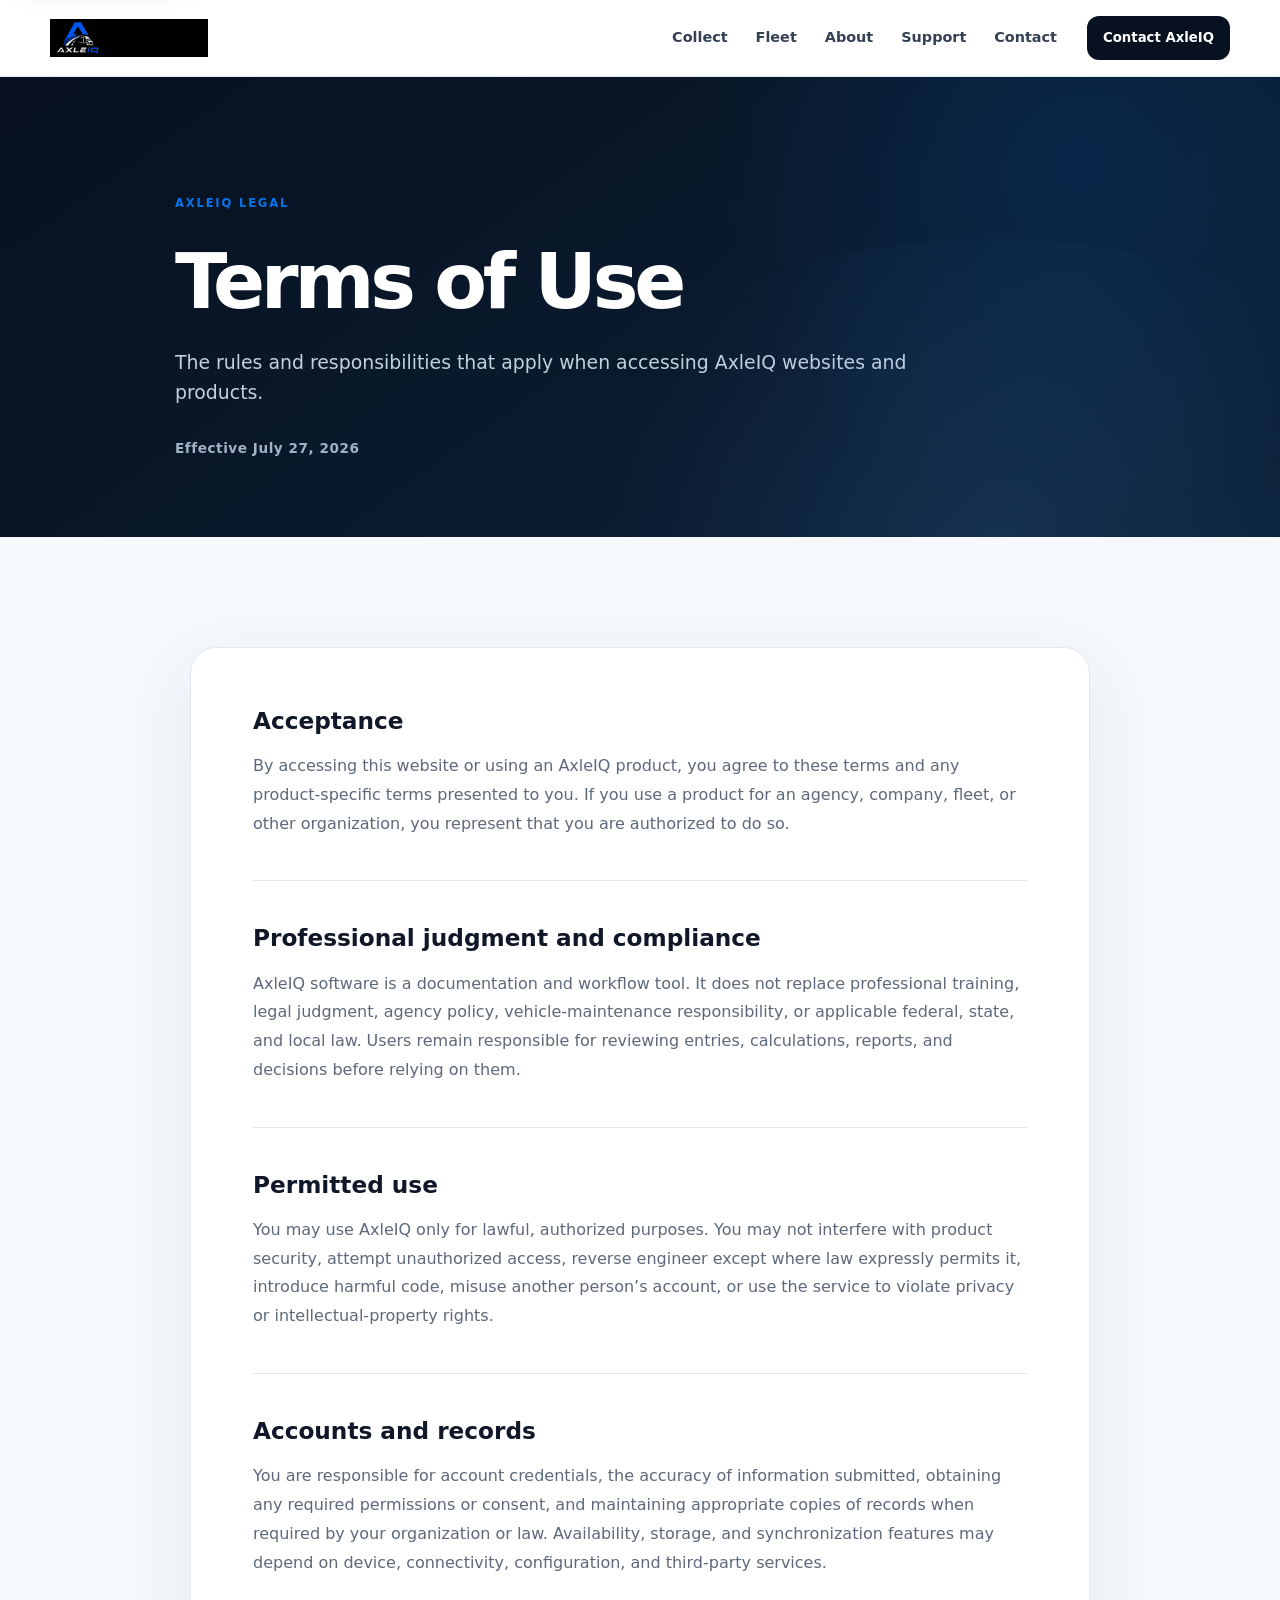
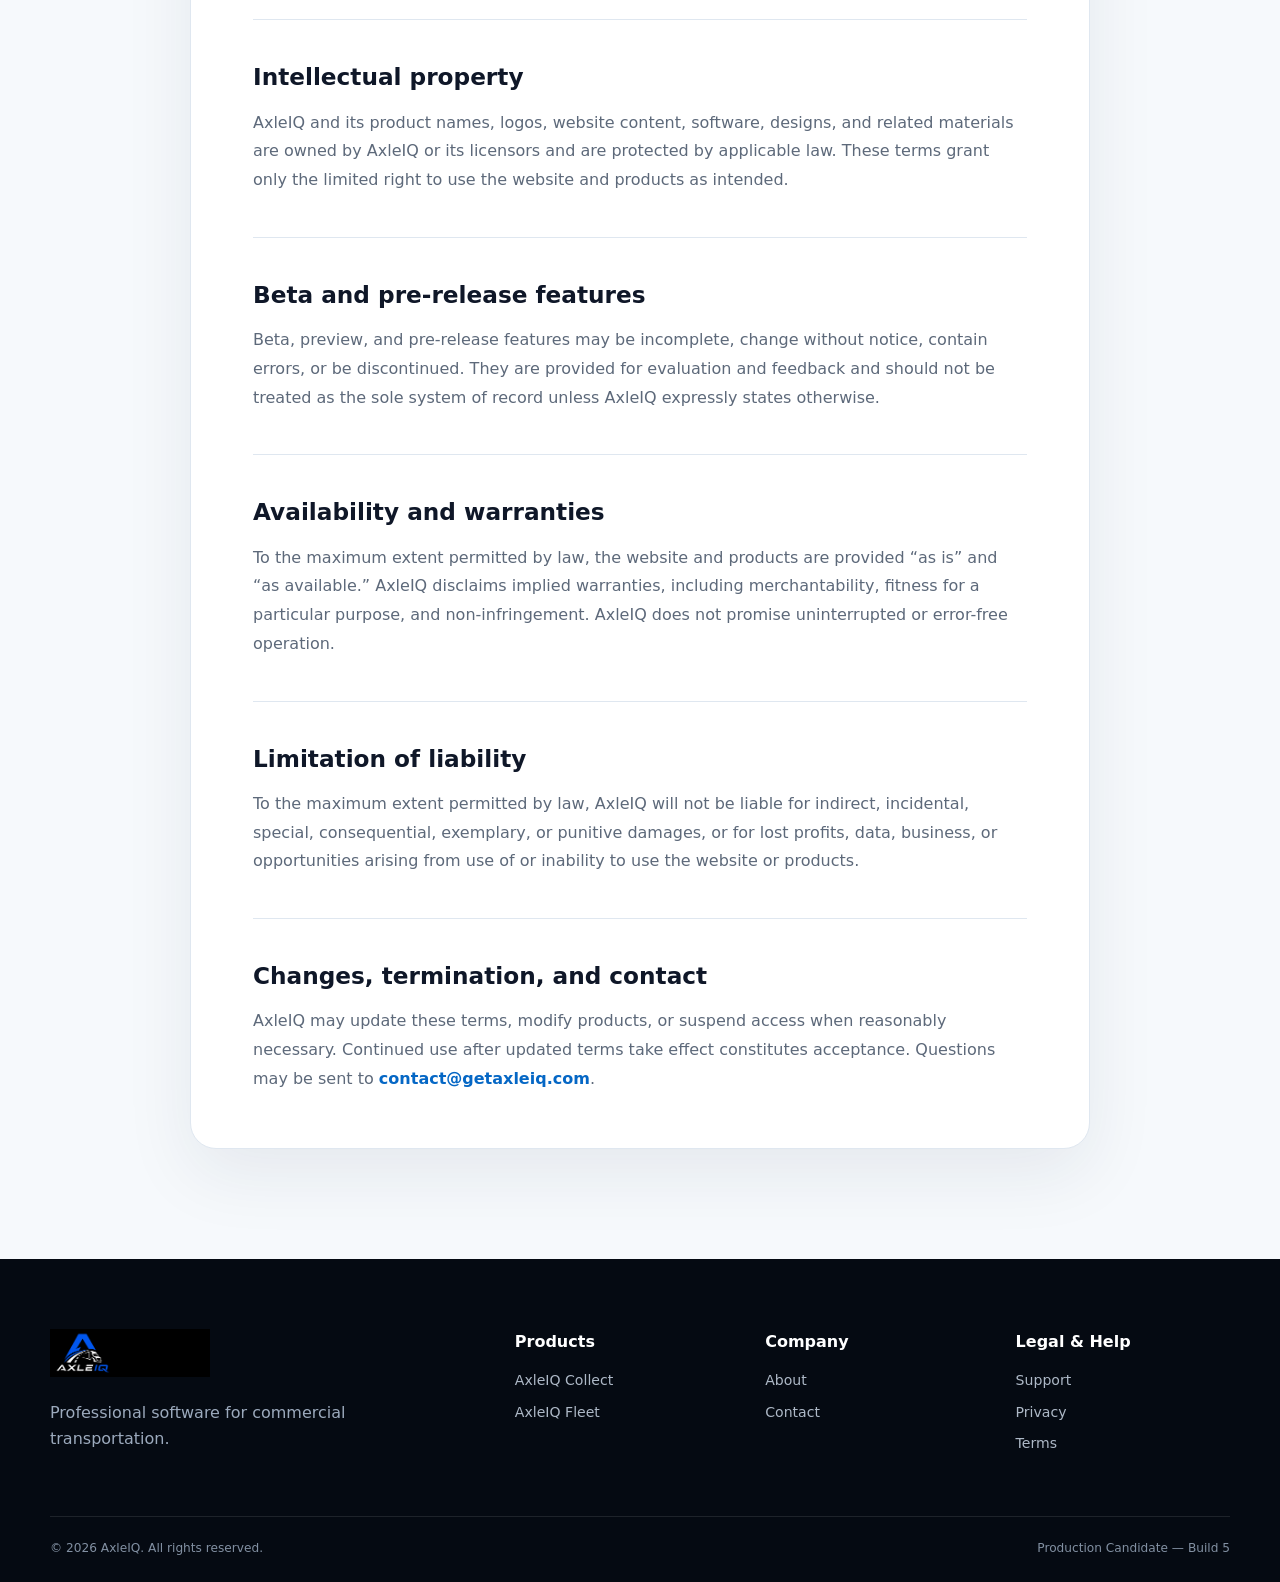
<file: terms/index.html>
<!doctype html><html lang="en"><head><meta charset="utf-8"><meta name="viewport" content="width=device-width,initial-scale=1"><meta name="description" content="Terms governing access to the AxleIQ website and use of AxleIQ products."><meta name="theme-color" content="#07111f"><meta name="robots" content="index,follow"><link rel="canonical" href="https://getaxleiq.com/terms/"><meta property="og:type" content="website"><meta property="og:title" content="Terms of Use | AxleIQ"><meta property="og:description" content="Terms governing access to the AxleIQ website and use of AxleIQ products."><meta property="og:url" content="https://getaxleiq.com/terms/"><meta property="og:image" content="https://getaxleiq.com/assets/axleiq-icon-192.png"><title>Terms of Use | AxleIQ</title><link rel="icon" href="../assets/favicon.ico"><link rel="apple-touch-icon" href="../assets/axleiq-icon-180.png"><link rel="manifest" href="../site.webmanifest"><link rel="stylesheet" href="../styles.css"></head><body><a class="skip-link" href="#main-content">Skip to content</a><header class="site-header"><div class="container nav-wrap"><a class="brand" href="../" aria-label="AxleIQ home"><img src="../assets/axleiq-logo-header-dark.png" alt="AxleIQ"></a><nav class="desktop-nav" aria-label="Primary navigation"><a href="../collect/">Collect</a><a href="../fleet/">Fleet</a><a href="../about/">About</a><a href="../support/">Support</a><a href="../contact/">Contact</a></nav><a class="nav-cta" href="../contact/">Contact AxleIQ</a><button class="menu-toggle" aria-controls="mobile-menu" aria-expanded="false" aria-label="Open navigation"><span></span><span></span><span></span></button></div><nav id="mobile-menu" class="mobile-menu" aria-label="Mobile navigation"><a href="../collect/">Collect</a><a href="../fleet/">Fleet</a><a href="../about/">About</a><a href="../support/">Support</a><a href="../contact/">Contact</a></nav></header><main id="main-content"><section class="info-hero legal-hero"><div class="container narrow reveal"><span class="eyebrow">AXLEIQ LEGAL</span><h1>Terms of Use</h1><p class="hero-lead">The rules and responsibilities that apply when accessing AxleIQ websites and products.</p><p class="legal-effective">Effective July 27, 2026</p></div></section><section class="section legal-page"><div class="container legal-document"><section class="legal-section"><h2>Acceptance</h2><p>By accessing this website or using an AxleIQ product, you agree to these terms and any product-specific terms presented to you. If you use a product for an agency, company, fleet, or other organization, you represent that you are authorized to do so.</p></section><section class="legal-section"><h2>Professional judgment and compliance</h2><p>AxleIQ software is a documentation and workflow tool. It does not replace professional training, legal judgment, agency policy, vehicle-maintenance responsibility, or applicable federal, state, and local law. Users remain responsible for reviewing entries, calculations, reports, and decisions before relying on them.</p></section><section class="legal-section"><h2>Permitted use</h2><p>You may use AxleIQ only for lawful, authorized purposes. You may not interfere with product security, attempt unauthorized access, reverse engineer except where law expressly permits it, introduce harmful code, misuse another person’s account, or use the service to violate privacy or intellectual-property rights.</p></section><section class="legal-section"><h2>Accounts and records</h2><p>You are responsible for account credentials, the accuracy of information submitted, obtaining any required permissions or consent, and maintaining appropriate copies of records when required by your organization or law. Availability, storage, and synchronization features may depend on device, connectivity, configuration, and third-party services.</p></section><section class="legal-section"><h2>Intellectual property</h2><p>AxleIQ and its product names, logos, website content, software, designs, and related materials are owned by AxleIQ or its licensors and are protected by applicable law. These terms grant only the limited right to use the website and products as intended.</p></section><section class="legal-section"><h2>Beta and pre-release features</h2><p>Beta, preview, and pre-release features may be incomplete, change without notice, contain errors, or be discontinued. They are provided for evaluation and feedback and should not be treated as the sole system of record unless AxleIQ expressly states otherwise.</p></section><section class="legal-section"><h2>Availability and warranties</h2><p>To the maximum extent permitted by law, the website and products are provided “as is” and “as available.” AxleIQ disclaims implied warranties, including merchantability, fitness for a particular purpose, and non-infringement. AxleIQ does not promise uninterrupted or error-free operation.</p></section><section class="legal-section"><h2>Limitation of liability</h2><p>To the maximum extent permitted by law, AxleIQ will not be liable for indirect, incidental, special, consequential, exemplary, or punitive damages, or for lost profits, data, business, or opportunities arising from use of or inability to use the website or products.</p></section><section class="legal-section"><h2>Changes, termination, and contact</h2><p>AxleIQ may update these terms, modify products, or suspend access when reasonably necessary. Continued use after updated terms take effect constitutes acceptance. Questions may be sent to <a href="mailto:contact@getaxleiq.com?subject=Terms%20Question">contact@getaxleiq.com</a>.</p></section></div></section></main><footer class="site-footer"><div class="container footer-grid"><div class="footer-brand"><img src="../assets/axleiq-logo-footer-dark.png" alt="AxleIQ"><p>Professional software for commercial transportation.</p></div><div class="footer-column"><strong>Products</strong><a href="../collect/">AxleIQ Collect</a><a href="../fleet/">AxleIQ Fleet</a></div><div class="footer-column"><strong>Company</strong><a href="../about/">About</a><a href="../contact/">Contact</a></div><div class="footer-column"><strong>Legal &amp; Help</strong><a href="../support/">Support</a><a href="../privacy/">Privacy</a><a href="../terms/">Terms</a></div></div><div class="container footer-bottom"><span>© <span id="year"></span> AxleIQ. All rights reserved.</span><span>Production Candidate — Build 5</span></div></footer><script src="../script.js"></script></body></html>
</file>
<file: styles.css>
:root{--blue:#0874e8;--blue2:#0058b8;--navy:#07111f;--navy2:#0c1a2d;--ink:#0f1728;--muted:#5d697a;--line:#dfe7f0;--soft:#f5f8fc;--white:#fff;--green:#34c989;--radius:26px;--shadow:0 24px 70px rgba(11,28,50,.14)}
*{box-sizing:border-box}html{scroll-behavior:smooth}body{margin:0;font-family:Inter,ui-sans-serif,system-ui,-apple-system,BlinkMacSystemFont,"Segoe UI",sans-serif;color:var(--ink);background:#fff;line-height:1.6;overflow-x:hidden}a{color:inherit;text-decoration:none}.container{width:min(1180px,calc(100% - 40px));margin:auto}.site-header{position:sticky;top:0;z-index:100;background:rgba(255,255,255,.92);backdrop-filter:blur(18px);border-bottom:1px solid rgba(223,231,240,.88)}.nav-wrap{min-height:76px;display:flex;align-items:center;gap:30px}.brand{display:flex;align-items:center;margin-right:auto}.brand img{display:block;width:158px;height:auto}.desktop-nav{display:flex;align-items:center;gap:28px}.desktop-nav a{font-size:.9rem;font-weight:700;color:#344054}.desktop-nav a:hover{color:var(--blue)}.nav-cta{padding:11px 16px;border-radius:12px;background:var(--navy);color:white;font-weight:800;font-size:.83rem}.menu-toggle{display:none;width:44px;height:44px;border:0;background:transparent;padding:10px}.menu-toggle span{display:block;height:2px;background:var(--ink);margin:6px 0}.mobile-menu{display:none;padding:8px 20px 18px;border-top:1px solid var(--line);background:white}.mobile-menu a{display:block;padding:11px 0;font-weight:750}.hero{position:relative;overflow:hidden;padding:104px 0 92px;background:linear-gradient(180deg,#f9fbfe 0%,#fff 100%)}.hero-grid-lines{position:absolute;inset:0;background-image:linear-gradient(rgba(7,17,31,.035) 1px,transparent 1px),linear-gradient(90deg,rgba(7,17,31,.035) 1px,transparent 1px);background-size:48px 48px;mask-image:linear-gradient(to bottom,black,transparent 80%)}.hero-layout{position:relative;display:grid;grid-template-columns:1fr 1fr;gap:72px;align-items:center}.eyebrow{display:inline-block;color:var(--blue);font-size:.72rem;font-weight:900;letter-spacing:.16em;margin-bottom:18px}.hero h1,.section-heading h2,.company-copy h2,.contact-card h2{margin:0;line-height:1.04;letter-spacing:-.05em}.hero h1{font-size:clamp(3.1rem,6vw,5.7rem);max-width:780px}.hero-lead{font-size:1.18rem;color:var(--muted);max-width:690px;margin:26px 0 30px}.hero-actions,.card-actions,.contact-actions{display:flex;gap:12px;align-items:center;flex-wrap:wrap}.button{display:inline-flex;justify-content:center;align-items:center;min-height:48px;padding:0 18px;border-radius:13px;font-size:.9rem;font-weight:900;transition:transform .2s ease,box-shadow .2s ease}.button:hover{transform:translateY(-2px)}.primary{color:white;background:linear-gradient(135deg,var(--blue),var(--blue2));box-shadow:0 12px 28px rgba(8,116,232,.25)}.secondary{border:1px solid var(--line);background:white}.dark{color:white;background:var(--navy)}.hero-proof{display:flex;flex-wrap:wrap;gap:10px;margin-top:28px}.hero-proof span{padding:7px 10px;border:1px solid var(--line);border-radius:999px;color:#526174;background:rgba(255,255,255,.7);font-size:.72rem;font-weight:700}.hero-product-stack{position:relative;min-height:570px}.product-preview{position:absolute;width:min(440px,92%);padding:28px;border-radius:28px;box-shadow:var(--shadow)}.collect-preview{left:0;top:10px;background:white;border:1px solid var(--line);transform:rotate(-2deg)}.fleet-preview{right:0;bottom:10px;color:white;background:linear-gradient(145deg,#0e2038,#050b13);border:1px solid rgba(255,255,255,.09);transform:rotate(2deg)}.preview-topline,.product-card-head,.mini-toolbar{display:flex;justify-content:space-between;gap:16px;align-items:center}.preview-label,.product-kicker{font-size:.67rem;font-weight:900;letter-spacing:.13em}.status-pill,.availability{font-size:.62rem;font-weight:900;border-radius:999px;padding:6px 9px}.live{color:#14734f;background:#ddf7ec}.beta{color:#b9d8ff;background:rgba(85,155,240,.15)}.product-preview h2{font-size:1.7rem;line-height:1.14;letter-spacing:-.035em;margin:18px 0 10px}.product-preview p{margin:0 0 20px;color:#667385}.fleet-preview p{color:#b9c5d4}.mini-ui{padding:16px;border-radius:17px;background:#f6f9fd;border:1px solid #e4ebf3}.mini-toolbar{font-size:.76rem}.mini-toolbar span{color:#16865e}.mini-grid{display:grid;grid-template-columns:1fr 1fr;gap:10px;margin:14px 0}.mini-grid div{padding:12px;border-radius:12px;background:white;border:1px solid var(--line);display:flex;flex-direction:column}.mini-grid small{color:#748195}.mini-action{text-align:center;color:white;background:var(--blue);padding:10px;border-radius:10px;font-size:.74rem;font-weight:900}.fleet-metrics{display:grid;grid-template-columns:1fr 1fr;gap:12px}.fleet-metrics div{padding:14px;border:1px solid rgba(255,255,255,.1);border-radius:14px;background:rgba(255,255,255,.05);display:flex;flex-direction:column}.fleet-metrics strong{font-size:1.08rem}.fleet-metrics span{font-size:.7rem;color:#aebccd}.company-strip{border-block:1px solid var(--line);background:#fff}.strip-grid{display:grid;grid-template-columns:repeat(4,1fr)}.strip-grid div{padding:20px;border-right:1px solid var(--line);display:flex;flex-direction:column}.strip-grid div:last-child{border-right:0}.strip-grid strong{font-size:.85rem}.strip-grid span{font-size:.75rem;color:#728095}.section{padding:110px 0}.section-heading{max-width:760px;margin-bottom:46px}.section-heading h2,.company-copy h2,.contact-card h2{font-size:clamp(2.3rem,4.6vw,4.25rem)}.section-heading p,.company-copy p{color:var(--muted);font-size:1.05rem}.product-grid{display:grid;grid-template-columns:1fr 1fr;gap:24px}.product-card{position:relative;overflow:hidden;padding:34px;border:1px solid var(--line);border-radius:var(--radius);background:white;box-shadow:0 16px 44px rgba(15,31,52,.06)}.product-card .card-accent{position:absolute;left:0;right:0;top:0;height:6px;background:linear-gradient(90deg,var(--blue),#66b3ff)}.fleet-card{color:white;background:linear-gradient(145deg,#0d1a2b,#050a12);border-color:rgba(255,255,255,.08)}.fleet-card .card-accent{background:linear-gradient(90deg,#2769b9,#0c2f58)}.availability{color:#145ea6;background:#e6f2ff}.beta-tag{color:#bddaff;background:rgba(64,130,209,.15)}.product-card h3{font-size:2rem;letter-spacing:-.04em;margin:18px 0 8px}.product-summary{color:var(--muted);font-size:1.02rem}.fleet-card .product-summary,.fleet-card li{color:#bcc7d5}.product-card ul{padding:0;margin:26px 0;list-style:none}.product-card li{position:relative;padding:9px 0 9px 28px}.product-card li::before{content:"✓";position:absolute;left:0;color:var(--blue);font-weight:900}.quiet-note{font-size:.72rem;color:#7e8a9b}.fleet-card .quiet-note{color:#8997a8}.company-section{background:var(--soft)}.company-layout{display:grid;grid-template-columns:.9fr 1.1fr;gap:80px;align-items:center}.company-visual{position:relative;min-height:500px;border:1px solid var(--line);border-radius:34px;background:radial-gradient(circle at center,#dfeeff 0,#f7fbff 55%,#fff 100%);overflow:hidden}.company-core{position:absolute;left:50%;top:50%;transform:translate(-50%,-50%);width:180px;height:180px;border-radius:50%;display:grid;place-items:center;background:linear-gradient(145deg,#0c6fda,#043d7d);box-shadow:0 24px 60px rgba(5,74,148,.27);color:white;font-weight:900;letter-spacing:.16em}.company-core img{width:76px}.orbit{position:absolute;left:50%;top:50%;transform:translate(-50%,-50%);border:1px solid rgba(8,116,232,.2);border-radius:50%}.orbit-one{width:330px;height:330px}.orbit-two{width:440px;height:440px}.orbit-label{position:absolute;padding:9px 12px;background:white;border:1px solid var(--line);border-radius:999px;box-shadow:0 12px 30px rgba(15,31,52,.08);font-size:.72rem;font-weight:850}.label-one{left:9%;top:19%}.label-two{right:7%;top:31%}.label-three{left:25%;bottom:9%}.text-link{display:inline-flex;gap:8px;margin-top:12px;color:var(--blue);font-weight:900}.values-section{color:white;background:linear-gradient(145deg,#0a1728,#040910)}.light{color:#8cc3ff}.centered{text-align:center;margin-left:auto;margin-right:auto}.centered p{color:#b8c4d2}.value-grid{display:grid;grid-template-columns:repeat(3,1fr);gap:18px}.value-card{padding:28px;border:1px solid rgba(255,255,255,.1);border-radius:22px;background:rgba(255,255,255,.045)}.value-card>span{color:#7db8ff;font-size:.72rem;font-weight:900}.value-card h3{font-size:1.4rem}.value-card p{color:#b9c4d3}.contact-section{background:white}.contact-card{display:grid;grid-template-columns:1fr auto;gap:40px;align-items:center;padding:44px;border:1px solid var(--line);border-radius:30px;background:linear-gradient(135deg,#f7fbff,#eef6ff)}.contact-card p{color:var(--muted)}.contact-actions{flex-direction:column;align-items:stretch;text-align:center}.contact-actions span{font-size:.78rem;color:#718096}.site-footer{padding:70px 0 24px;color:white;background:#050a12}.footer-grid{display:grid;grid-template-columns:2fr 1fr 1fr 1fr;gap:36px}.footer-brand img{width:160px}.footer-brand p{color:#9caabd;max-width:340px}.footer-column{display:flex;flex-direction:column;gap:9px}.footer-column strong{margin-bottom:6px}.footer-column a,.footer-column span{color:#aeb9c7;font-size:.88rem}.footer-bottom{display:flex;justify-content:space-between;gap:20px;margin-top:48px;padding-top:22px;border-top:1px solid rgba(255,255,255,.1);color:#8290a2;font-size:.76rem}.anchor-target{display:block;position:relative;top:-90px}.reveal{opacity:0;transform:translateY(18px);transition:opacity .65s ease,transform .65s ease}.reveal.visible{opacity:1;transform:none}.delay-1{transition-delay:.1s}.delay-2{transition-delay:.2s}
@media(max-width:980px){.desktop-nav,.nav-cta{display:none}.menu-toggle{display:block}.mobile-menu.open{display:block}.hero-layout,.company-layout,.contact-card{grid-template-columns:1fr}.hero-product-stack{min-height:620px}.strip-grid{grid-template-columns:1fr 1fr}.strip-grid div:nth-child(2){border-right:0}.strip-grid div:nth-child(-n+2){border-bottom:1px solid var(--line)}.product-grid{grid-template-columns:1fr}.value-grid{grid-template-columns:1fr}.contact-actions{align-items:flex-start}.footer-grid{grid-template-columns:1fr 1fr}}
@media(max-width:640px){.container{width:min(100% - 26px,1180px)}.hero{padding:72px 0}.hero h1{font-size:3rem}.hero-product-stack{min-height:700px}.product-preview{width:96%;padding:22px}.collect-preview{left:0}.fleet-preview{right:0}.strip-grid{grid-template-columns:1fr}.strip-grid div{border-right:0;border-bottom:1px solid var(--line)}.section{padding:78px 0}.product-card{padding:26px}.company-visual{min-height:420px}.orbit-two{width:370px;height:370px}.company-core{width:150px;height:150px}.label-one{left:4%;top:15%}.label-two{right:3%;top:35%}.label-three{left:14%;bottom:8%}.footer-grid{grid-template-columns:1fr}.footer-bottom{flex-direction:column}.contact-card{padding:28px}.button{width:100%}.hero-actions{align-items:stretch}.card-actions{align-items:stretch;flex-direction:column}.quiet-note{text-align:center}}
@media(prefers-reduced-motion:reduce){html{scroll-behavior:auto}.reveal{opacity:1;transform:none;transition:none}.button{transition:none}}

/* Build 2: AxleIQ Collect product page */
.desktop-nav a.active{color:var(--blue)}
.product-hero{position:relative;overflow:hidden;padding:110px 0 90px;background:linear-gradient(180deg,#f7fbff 0,#fff 100%)}
.product-hero-layout{position:relative;display:grid;grid-template-columns:1.05fr .95fr;gap:72px;align-items:center}
.product-badge-row{display:flex;align-items:center;gap:12px;margin-bottom:18px}
.product-hero h1{max-width:760px;margin:0;font-size:clamp(3.2rem,6vw,5.8rem);line-height:1.01;letter-spacing:-.055em}
.collect-device{width:min(430px,100%);margin-inline:auto;padding:13px;border-radius:38px;background:#07111f;box-shadow:0 35px 90px rgba(8,55,105,.28);transform:rotate(1.5deg)}
.device-top{display:flex;justify-content:space-between;align-items:center;padding:8px 15px 13px;color:#dfe9f5;font-size:.68rem}
.device-screen{padding:24px;border-radius:27px;background:#f7fafe}
.screen-kicker{font-size:.62rem;font-weight:900;letter-spacing:.14em;color:var(--blue)}
.device-screen h2{margin:8px 0 18px;font-size:1.65rem;letter-spacing:-.04em}
.screen-card,.screen-grid>div{display:flex;flex-direction:column;padding:15px;border:1px solid var(--line);border-radius:14px;background:#fff}
.screen-card small,.screen-grid small{color:#748195;font-size:.67rem}.screen-card strong,.screen-grid strong{margin:4px 0;font-size:.95rem}.screen-card span{font-size:.7rem;color:#778397}
.screen-grid{display:grid;grid-template-columns:1fr 1fr;gap:10px;margin:10px 0}.screen-card.compact{margin-bottom:12px}.screen-button{padding:13px;border-radius:12px;text-align:center;color:#fff;background:linear-gradient(135deg,var(--blue),var(--blue2));font-size:.78rem;font-weight:900}.screen-status{display:flex;justify-content:space-between;margin-top:12px;color:#4d8b71;font-size:.64rem;font-weight:800}
.product-trust-bar{border-block:1px solid var(--line);background:#fff}.trust-grid{display:grid;grid-template-columns:repeat(3,1fr)}.trust-grid>div{display:flex;flex-direction:column;padding:23px;border-right:1px solid var(--line)}.trust-grid>div:last-child{border-right:0}.trust-grid strong{font-size:.9rem}.trust-grid span{margin-top:3px;color:#758196;font-size:.76rem}
.feature-section{background:#fff}.feature-grid{display:grid;grid-template-columns:repeat(3,1fr);gap:18px}.feature-card{padding:28px;border:1px solid var(--line);border-radius:22px;background:linear-gradient(180deg,#fff,#f8fbff);box-shadow:0 15px 40px rgba(15,31,52,.05)}.feature-number{font-size:.68rem;font-weight:900;color:var(--blue)}.feature-card h3{margin:15px 0 8px;font-size:1.28rem}.feature-card p{margin:0;color:var(--muted)}
.workflow-section{color:#fff;background:linear-gradient(145deg,#0a1728,#040910)}.workflow-layout{display:grid;grid-template-columns:.85fr 1.15fr;gap:76px;align-items:start}.workflow-copy{position:sticky;top:120px}.workflow-copy h2{margin:0;font-size:clamp(2.4rem,4.7vw,4.2rem);line-height:1.04;letter-spacing:-.05em}.workflow-copy p{color:#b9c4d3;font-size:1.04rem}.workflow-steps{display:flex;flex-direction:column;gap:14px}.workflow-step{display:grid;grid-template-columns:54px 1fr;gap:18px;padding:23px;border:1px solid rgba(255,255,255,.1);border-radius:20px;background:rgba(255,255,255,.045)}.workflow-step>span{display:grid;place-items:center;width:45px;height:45px;border-radius:14px;color:#d9ebff;background:rgba(67,143,232,.18);font-weight:900}.workflow-step h3{margin:0 0 6px}.workflow-step p{margin:0;color:#b8c3d1}
.audience-section{background:var(--soft)}.audience-layout{display:grid;grid-template-columns:1fr 1fr;gap:24px}.audience-panel{padding:38px;border-radius:28px;background:#fff;border:1px solid var(--line)}.audience-panel h2{margin:14px 0;font-size:clamp(2.2rem,4vw,3.7rem);line-height:1.05;letter-spacing:-.05em}.audience-panel p{color:var(--muted);font-size:1.04rem}.audience-points{display:grid;grid-template-columns:1fr 1fr;gap:14px}.audience-points>div{display:flex;flex-direction:column;justify-content:center;padding:24px;border-radius:22px;border:1px solid var(--line);background:#fff}.audience-points strong{font-size:1.05rem}.audience-points span{margin-top:8px;color:var(--muted);font-size:.88rem}
.availability-section{padding-top:0;background:var(--soft)}.availability-card{display:grid;grid-template-columns:1fr auto;gap:40px;align-items:center;padding:48px;border-radius:30px;color:#fff;background:linear-gradient(135deg,#0874e8,#034783);box-shadow:0 28px 70px rgba(7,86,166,.24)}.availability-card h2{margin:8px 0;font-size:clamp(2.3rem,4vw,3.8rem);letter-spacing:-.05em}.availability-card p{color:#d7eaff}.store-actions{display:flex;flex-direction:column;gap:12px;align-items:center}.store-actions span{max-width:280px;text-align:center;color:#cce2fa;font-size:.75rem}.light-button{color:#07559f;background:#fff}
@media(max-width:980px){.product-hero-layout,.workflow-layout,.audience-layout,.availability-card{grid-template-columns:1fr}.workflow-copy{position:static}.feature-grid{grid-template-columns:1fr 1fr}.availability-card{text-align:left}.store-actions{align-items:flex-start}.trust-grid{grid-template-columns:1fr}.trust-grid>div{border-right:0;border-bottom:1px solid var(--line)}.trust-grid>div:last-child{border-bottom:0}}
@media(max-width:640px){.product-hero{padding:78px 0 66px}.product-hero h1{font-size:3rem}.collect-device{transform:none}.feature-grid,.audience-points{grid-template-columns:1fr}.workflow-step{grid-template-columns:44px 1fr;padding:19px}.availability-card{padding:30px}.product-badge-row{align-items:flex-start;flex-direction:column}}

/* Build 3: AxleIQ Fleet product page */
.fleet-page{background:#050a12;color:#fff}.fleet-header{background:rgba(5,10,18,.9);border-bottom-color:rgba(255,255,255,.08)}.fleet-header .desktop-nav a{color:#aeb9c7}.fleet-header .desktop-nav a:hover,.fleet-header .desktop-nav a.active{color:#fff}.fleet-header .menu-toggle span{background:#fff}.fleet-nav-cta{color:#06101d;background:#8fc4ff}.fleet-hero{position:relative;overflow:hidden;padding:118px 0 96px;background:radial-gradient(circle at 82% 18%,rgba(30,105,188,.28),transparent 34%),linear-gradient(145deg,#07111f,#02050a)}.fleet-glow{position:absolute;inset:auto -10% -50% 38%;height:650px;border-radius:50%;background:radial-gradient(circle,rgba(8,116,232,.17),transparent 65%);filter:blur(16px)}.fleet-hero-layout{position:relative;display:grid;grid-template-columns:1fr 1fr;gap:72px;align-items:center}.fleet-hero h1{margin:0;max-width:780px;font-size:clamp(3.2rem,6vw,5.8rem);line-height:1;letter-spacing:-.055em}.fleet-hero .hero-lead{color:#b6c2d1}.fleet-primary{color:#06101d;background:linear-gradient(135deg,#a6d2ff,#62a9f4);box-shadow:0 16px 36px rgba(51,132,218,.23)}.fleet-secondary{color:#dbe9f7;border-color:rgba(255,255,255,.18);background:rgba(255,255,255,.05)}.fleet-proof span{color:#afbdcd}.fleet-proof span:before{background:#77baff}.fleet-dashboard{overflow:hidden;border:1px solid rgba(255,255,255,.1);border-radius:27px;background:#0c1522;box-shadow:0 38px 100px rgba(0,0,0,.46);transform:perspective(1100px) rotateY(-4deg) rotateX(2deg)}.dashboard-bar{display:flex;justify-content:space-between;align-items:center;padding:17px 20px;border-bottom:1px solid rgba(255,255,255,.08);background:#0a121d}.dashboard-bar>div{display:flex;align-items:center;gap:10px}.dashboard-dot{width:10px;height:10px;border-radius:50%;background:#75b9ff;box-shadow:0 0 16px #75b9ff}.beta-chip{padding:5px 8px;border:1px solid rgba(125,188,255,.28);border-radius:999px;color:#9dccff;background:rgba(58,135,219,.12);font-size:.62rem;font-weight:900;letter-spacing:.12em}.dashboard-body{display:grid;grid-template-columns:120px 1fr;min-height:410px}.dashboard-sidebar{display:flex;flex-direction:column;gap:20px;padding:25px 17px;border-right:1px solid rgba(255,255,255,.07);color:#6f8196;font-size:.7rem}.dashboard-sidebar strong{color:#fff}.dashboard-main{padding:25px}.dashboard-heading{display:flex;justify-content:space-between;align-items:flex-start}.dashboard-heading small{color:#6f8fb1;font-weight:900;letter-spacing:.13em}.dashboard-heading h2{margin:5px 0 20px;font-size:1.55rem}.dashboard-heading>span{padding:7px 10px;border-radius:999px;color:#a9bad0;background:#111e2e;font-size:.68rem}.metric-row{display:grid;grid-template-columns:repeat(3,1fr);gap:10px}.metric-row>div{display:flex;flex-direction:column;padding:14px;border:1px solid rgba(255,255,255,.07);border-radius:13px;background:#111c2a}.metric-row small{color:#70839a;font-size:.62rem}.metric-row strong{margin-top:6px;font-size:1.1rem}.report-list{margin-top:14px;border:1px solid rgba(255,255,255,.07);border-radius:15px;overflow:hidden}.report-row{display:grid;grid-template-columns:38px 1fr auto;gap:12px;align-items:center;padding:13px;border-bottom:1px solid rgba(255,255,255,.06);background:#0f1926}.report-row:last-child{border-bottom:0}.vehicle-icon{display:grid;place-items:center;width:34px;height:34px;border-radius:10px;color:#9dccff;background:#14273b;font-size:.65rem;font-weight:900}.report-row div{display:flex;flex-direction:column}.report-row strong{font-size:.78rem}.report-row small{margin-top:3px;color:#70839a;font-size:.62rem}.report-ok,.report-warn,.report-pending{font-size:.62rem;font-weight:850}.report-ok{color:#72d2a5}.report-warn{color:#ffc673}.report-pending{color:#8ea0b4}.fleet-positioning{border-block:1px solid rgba(255,255,255,.08);background:#09111c}.fleet-position-grid{display:grid;grid-template-columns:repeat(3,1fr)}.fleet-position-grid>div{display:flex;flex-direction:column;padding:25px 29px;border-right:1px solid rgba(255,255,255,.08)}.fleet-position-grid>div:last-child{border-right:0}.fleet-position-grid strong{font-size:.92rem}.fleet-position-grid span{margin-top:6px;color:#8fa0b4;font-size:.76rem}.fleet-workflow-section{background:#07101b}.fleet-workflow-section .section-heading p{color:#aebac9}.fleet-workflow-grid{display:grid;grid-template-columns:repeat(3,1fr);gap:16px}.fleet-workflow-card{padding:28px;border:1px solid rgba(255,255,255,.09);border-radius:21px;background:linear-gradient(160deg,rgba(255,255,255,.055),rgba(255,255,255,.025))}.fleet-workflow-card>span{color:#77baff;font-size:.68rem;font-weight:900}.fleet-workflow-card h3{margin:15px 0 8px;font-size:1.28rem}.fleet-workflow-card p{margin:0;color:#aab7c6}.fleet-audience-section{background:#040910}.fleet-audience-layout{display:grid;grid-template-columns:1fr 1fr;gap:62px;align-items:center}.fleet-audience-copy h2{margin:12px 0;font-size:clamp(2.5rem,4.5vw,4.5rem);line-height:1.03;letter-spacing:-.05em}.fleet-audience-copy p{color:#aab8c8;font-size:1.04rem}.fleet-feature-stack{display:flex;flex-direction:column;gap:12px}.fleet-feature-stack>div{display:flex;flex-direction:column;padding:22px;border:1px solid rgba(255,255,255,.09);border-radius:18px;background:#0a1421}.fleet-feature-stack span{margin-top:6px;color:#93a4b8;font-size:.88rem}.fleet-principles-section{background:linear-gradient(145deg,#0b1a2c,#07111e)}.fleet-principles-section .section-heading p{color:#aab8c8}.fleet-principles-grid{display:grid;grid-template-columns:repeat(3,1fr);gap:17px}.fleet-principle{padding:30px;border:1px solid rgba(255,255,255,.09);border-radius:21px;background:rgba(255,255,255,.04)}.fleet-principle strong{font-size:1.2rem}.fleet-principle p{color:#a9b7c7}.fleet-beta-section{background:#050a12}.fleet-beta-card{display:grid;grid-template-columns:1fr auto;gap:45px;align-items:center;padding:50px;border:1px solid rgba(118,181,249,.22);border-radius:30px;background:linear-gradient(135deg,#0c2b4d,#071626);box-shadow:0 28px 80px rgba(0,0,0,.35)}.fleet-beta-card h2{margin:8px 0;font-size:clamp(2.4rem,4vw,4rem);letter-spacing:-.05em}.fleet-beta-card p{color:#bad0e6}.fleet-beta-actions{display:flex;flex-direction:column;gap:12px;align-items:center}.fleet-light-button{color:#07213b;background:#d8ebff}.fleet-beta-actions span{max-width:280px;text-align:center;color:#92abc3;font-size:.75rem}.fleet-footer{background:#02050a}
@media(max-width:980px){.fleet-hero-layout,.fleet-audience-layout,.fleet-beta-card{grid-template-columns:1fr}.fleet-dashboard{transform:none}.fleet-workflow-grid,.fleet-principles-grid{grid-template-columns:1fr 1fr}.fleet-position-grid{grid-template-columns:1fr}.fleet-position-grid>div{border-right:0;border-bottom:1px solid rgba(255,255,255,.08)}.fleet-position-grid>div:last-child{border-bottom:0}.fleet-beta-actions{align-items:flex-start}}
@media(max-width:640px){.fleet-hero{padding:82px 0 70px}.fleet-hero h1{font-size:3rem}.dashboard-body{grid-template-columns:1fr}.dashboard-sidebar{display:none}.dashboard-main{padding:17px}.metric-row{grid-template-columns:1fr}.fleet-workflow-grid,.fleet-principles-grid{grid-template-columns:1fr}.fleet-beta-card{padding:30px}.fleet-dashboard{border-radius:20px}}


/* Build 4: About, Support, Contact, and FAQ */
.info-page{background:#fff}.info-hero{position:relative;overflow:hidden;padding:112px 0 88px;background:radial-gradient(circle at 84% 18%,rgba(8,116,232,.15),transparent 32%),linear-gradient(145deg,#07111f,#0c2138);color:#fff}.info-hero:after{content:"";position:absolute;inset:auto -15% -70% 40%;height:620px;border-radius:50%;background:radial-gradient(circle,rgba(79,159,245,.15),transparent 66%)}.narrow{max-width:930px}.narrow-wide{max-width:1050px}.info-hero h1{position:relative;margin:14px 0 18px;font-size:clamp(3.2rem,6vw,5.8rem);line-height:1;letter-spacing:-.055em}.info-hero .hero-lead{position:relative;max-width:800px;color:#c3d0de}.story-section{background:#fff}.story-grid{display:grid;grid-template-columns:.85fr 1.15fr;gap:76px;align-items:start}.story-grid h2{margin:12px 0;font-size:clamp(2.5rem,4.5vw,4.3rem);line-height:1.04;letter-spacing:-.05em}.story-copy p{margin:0 0 20px;color:var(--muted);font-size:1.08rem;line-height:1.75}.mission-section{color:#fff;background:linear-gradient(145deg,#07111f,#0c2036)}.mission-section .section-heading p{color:#b8c6d5}.company-products{background:var(--soft)}.support-options{background:var(--soft)}.support-grid{display:grid;grid-template-columns:repeat(3,1fr);gap:18px}.support-card{padding:32px;border:1px solid var(--line);border-radius:24px;background:#fff;box-shadow:0 16px 44px rgba(20,40,64,.07)}.support-icon{display:grid;place-items:center;width:48px;height:48px;border-radius:15px;color:#0768ca;background:#e8f3ff;font-weight:900}.support-card h2{margin:20px 0 10px;font-size:1.45rem}.support-card p{min-height:92px;color:var(--muted)}.faq-section{background:#fff}.faq-list{display:flex;flex-direction:column;gap:12px}.faq-item{border:1px solid var(--line);border-radius:18px;background:#fff;overflow:hidden}.faq-item summary{position:relative;padding:23px 58px 23px 24px;cursor:pointer;font-weight:850;list-style:none}.faq-item summary::-webkit-details-marker{display:none}.faq-item summary:after{content:"+";position:absolute;right:24px;top:18px;font-size:1.55rem;color:#0874e8}.faq-item[open] summary:after{content:"–"}.faq-item p{margin:0;padding:0 24px 24px;color:var(--muted);line-height:1.7}.contact-page-section{background:var(--soft)}.contact-page-grid{display:grid;grid-template-columns:1.08fr .92fr;gap:28px}.contact-directory{display:flex;flex-direction:column;gap:14px}.contact-directory article{padding:28px;border:1px solid var(--line);border-radius:22px;background:#fff}.contact-directory article>span{color:#0874e8;font-size:.69rem;font-weight:900;letter-spacing:.14em}.contact-directory h2{margin:9px 0 7px;font-size:1.25rem}.contact-directory a{color:#075eae;font-weight:800}.contact-note{padding:38px;border-radius:26px;color:#fff;background:linear-gradient(145deg,#07111f,#12304f);box-shadow:0 24px 64px rgba(8,28,51,.2)}.contact-note h2{margin:12px 0;font-size:clamp(2.1rem,4vw,3.4rem);line-height:1.06;letter-spacing:-.045em}.contact-note ul{display:flex;flex-direction:column;gap:12px;margin:24px 0 30px;padding-left:20px;color:#c3d0dd}.response-section{padding-top:0;background:var(--soft)}.response-card{display:grid;grid-template-columns:repeat(3,1fr);border:1px solid var(--line);border-radius:22px;background:#fff;overflow:hidden}.response-card>div{display:flex;flex-direction:column;padding:26px;border-right:1px solid var(--line)}.response-card>div:last-child{border-right:0}.response-card span{margin-top:7px;color:var(--muted);font-size:.88rem}
@media(max-width:980px){.story-grid,.contact-page-grid{grid-template-columns:1fr}.support-grid{grid-template-columns:1fr 1fr}.response-card{grid-template-columns:1fr}.response-card>div{border-right:0;border-bottom:1px solid var(--line)}.response-card>div:last-child{border-bottom:0}}
@media(max-width:640px){.info-hero{padding:82px 0 68px}.info-hero h1{font-size:3rem}.support-grid{grid-template-columns:1fr}.support-card p{min-height:0}.contact-note{padding:29px}}


/* Build 5: legal, accessibility, motion, and production polish */
html{scroll-behavior:smooth}.skip-link{position:fixed;left:16px;top:-80px;z-index:9999;padding:12px 16px;border-radius:10px;color:#fff;background:#07111f;font-weight:850;box-shadow:0 10px 30px rgba(0,0,0,.25)}.skip-link:focus{top:16px}a:focus-visible,button:focus-visible,summary:focus-visible{outline:3px solid #55aaff;outline-offset:4px;border-radius:6px}.legal-hero{padding-bottom:64px}.legal-effective{position:relative;margin-top:24px;color:#9fb2c6;font-size:.85rem;font-weight:800;letter-spacing:.04em}.legal-page{background:#f6f9fc}.legal-document{max-width:900px;padding:54px 62px;border:1px solid var(--line);border-radius:26px;background:#fff;box-shadow:0 24px 70px rgba(20,40,64,.08)}.legal-section+ .legal-section{margin-top:42px;padding-top:38px;border-top:1px solid var(--line)}.legal-section h2{margin:0 0 13px;font-size:1.45rem}.legal-section p{margin:0;color:var(--muted);line-height:1.8}.legal-section a{color:#0567c5;font-weight:800}.not-found-page{min-height:100vh;background:radial-gradient(circle at 80% 15%,rgba(45,136,232,.2),transparent 30%),#f5f9fd}.not-found{display:flex;min-height:100vh;max-width:760px;margin:auto;padding:42px 24px;flex-direction:column;align-items:flex-start;justify-content:center}.not-found img{width:190px;margin-bottom:58px}.not-found h1{margin:14px 0;font-size:clamp(3rem,7vw,6rem);line-height:.98;letter-spacing:-.06em}.not-found p{max-width:590px;margin:0 0 28px;color:var(--muted);font-size:1.08rem}.button,.product-card,.support-card,.value-card,.contact-directory article{transition:transform .22s ease,box-shadow .22s ease,border-color .22s ease}.product-card:hover,.support-card:hover,.contact-directory article:hover{transform:translateY(-4px);box-shadow:0 24px 64px rgba(20,40,64,.12)}@media(max-width:640px){.legal-document{padding:32px 24px;border-radius:20px}.legal-section+ .legal-section{margin-top:32px;padding-top:30px}}@media(prefers-reduced-motion:reduce){html{scroll-behavior:auto}*,*:before,*:after{animation-duration:.01ms!important;animation-iteration-count:1!important;transition-duration:.01ms!important;scroll-behavior:auto!important}.reveal{opacity:1!important;transform:none!important}}
</file>
